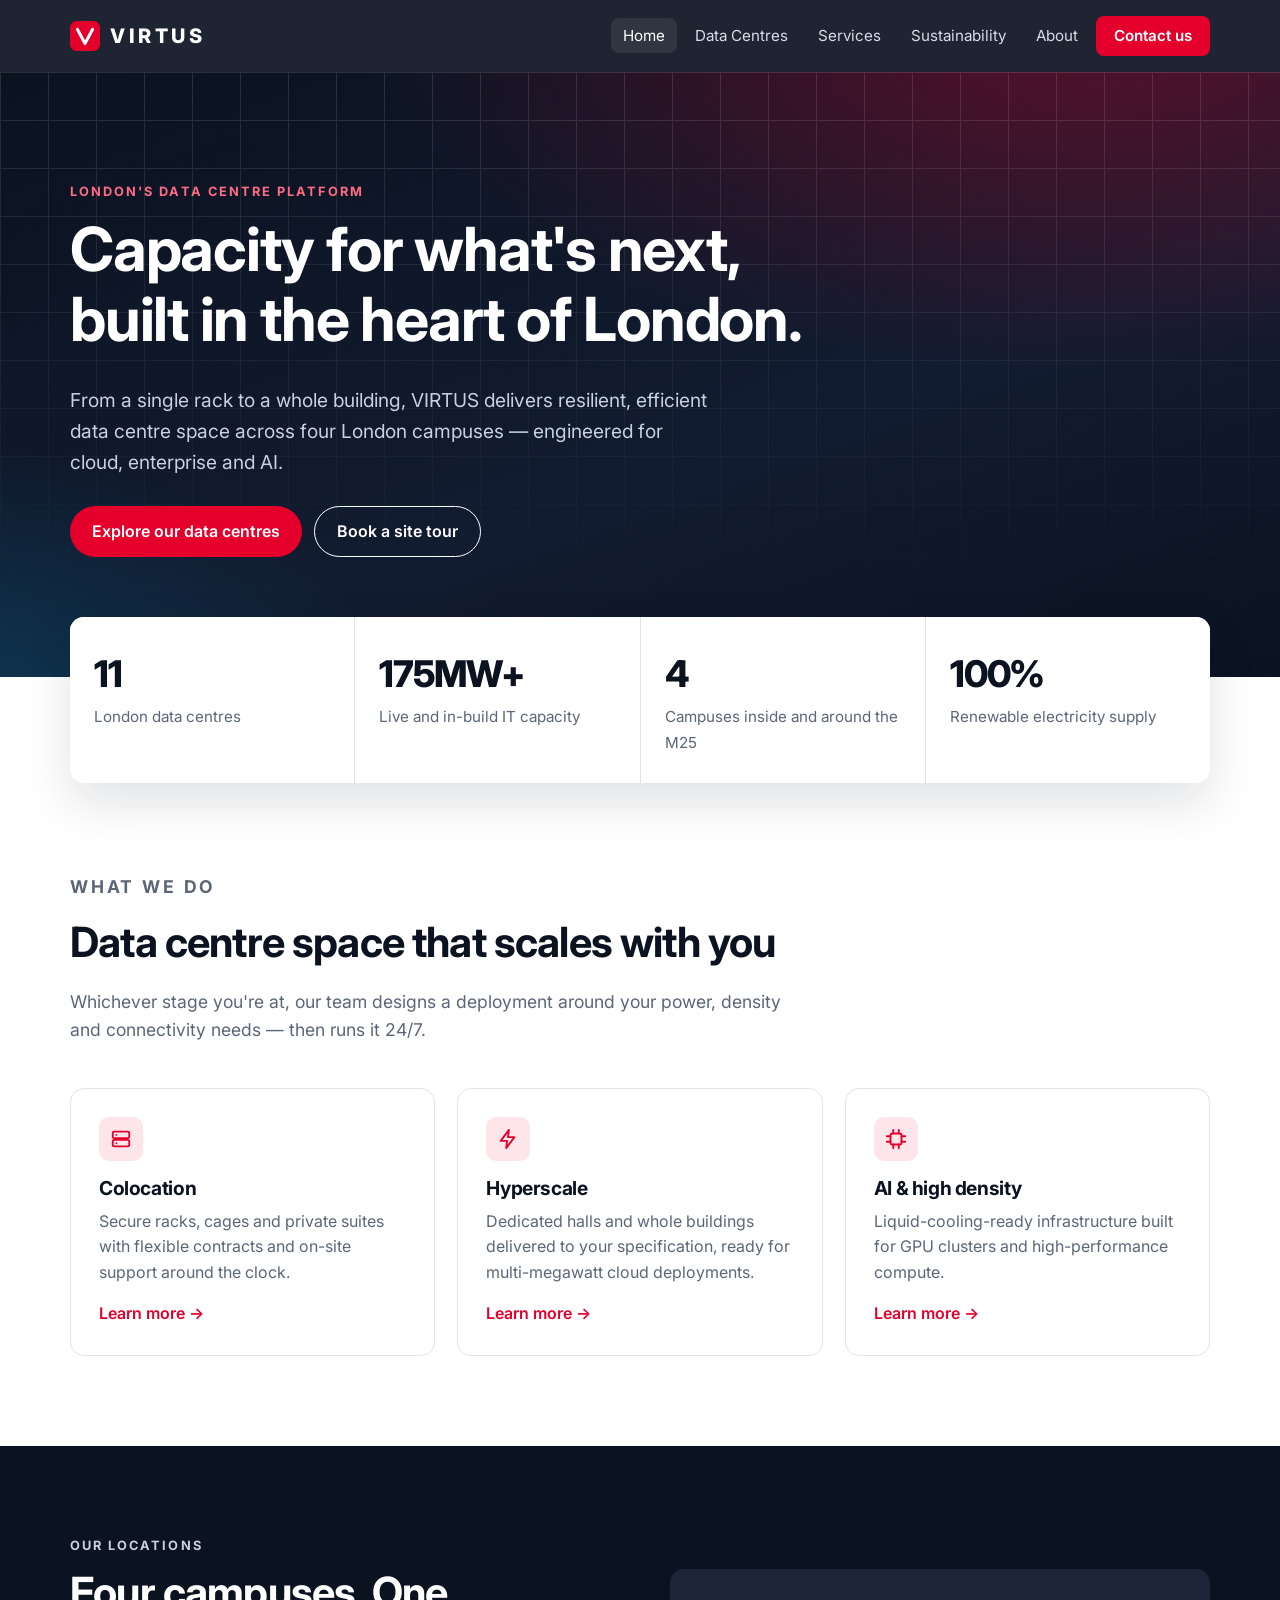
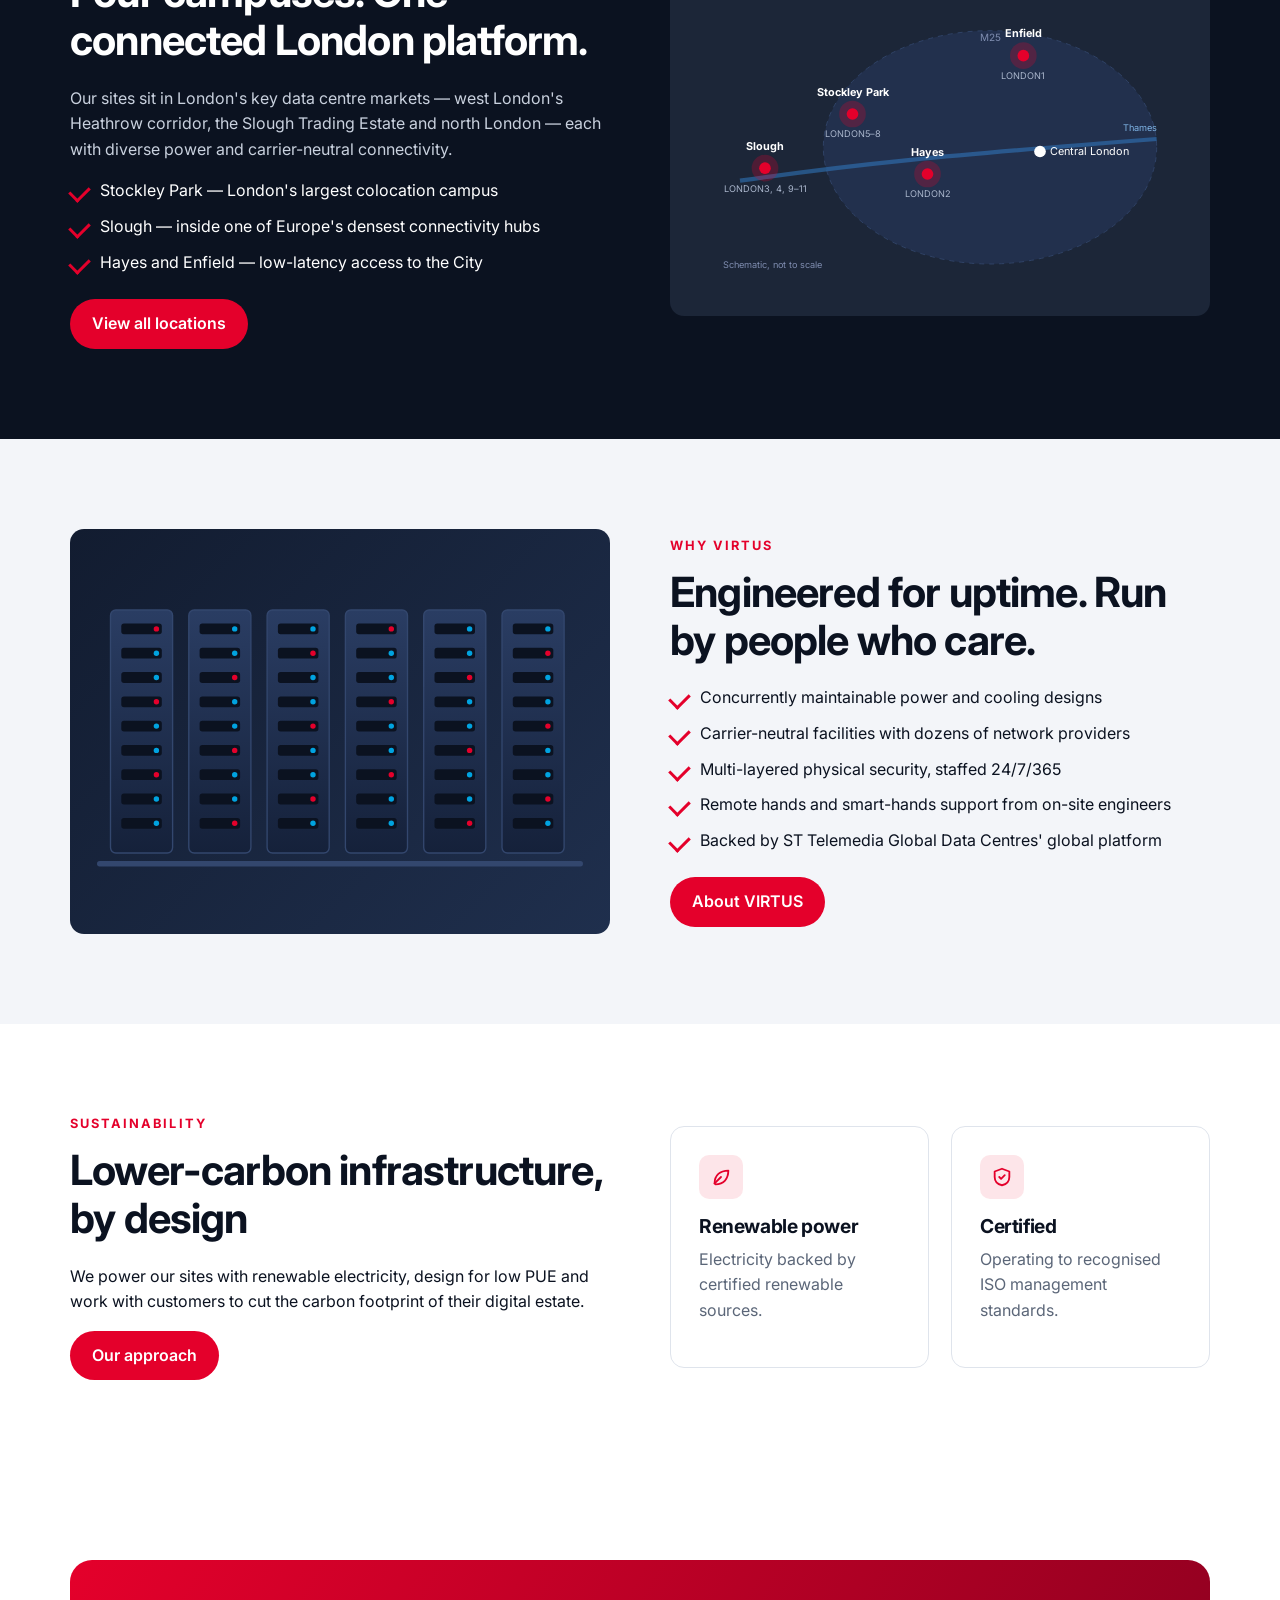
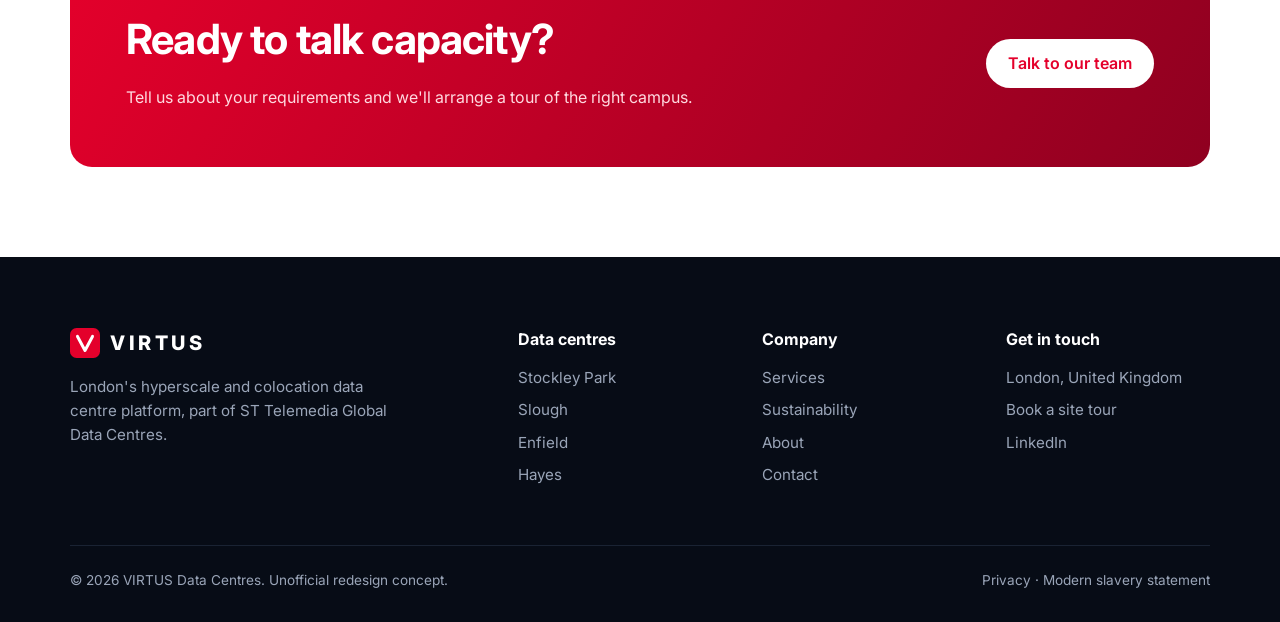
<file: index.html>
<!doctype html>
<html lang="en-GB">
<head>
<meta charset="utf-8">
<meta name="viewport" content="width=device-width, initial-scale=1">
<title>VIRTUS Data Centres | London Hyperscale & Colocation</title>
<meta name="description" content="VIRTUS designs, builds and operates hyperscale and colocation data centres across London, with campuses in Stockley Park, Slough, Hayes and Enfield.">
<meta property="og:title" content="VIRTUS Data Centres | London Hyperscale & Colocation">
<meta property="og:description" content="VIRTUS designs, builds and operates hyperscale and colocation data centres across London, with campuses in Stockley Park, Slough, Hayes and Enfield.">
<meta name="theme-color" content="#0b1220">
<link rel="icon" href="data:image/svg+xml,%3Csvg%20xmlns%3D%22http%3A%2F%2Fwww.w3.org%2F2000%2Fsvg%22%20viewBox%3D%220%200%2032%2032%22%20aria-hidden%3D%22true%22%3E%3Crect%20width%3D%2232%22%20height%3D%2232%22%20rx%3D%227%22%20fill%3D%22%23e4002b%22%2F%3E%3Cpath%20d%3D%22M8%209l8%2015%208-15%22%20fill%3D%22none%22%20stroke%3D%22%23fff%22%20stroke-width%3D%223.2%22%20stroke-linecap%3D%22round%22%20stroke-linejoin%3D%22round%22%2F%3E%3C%2Fsvg%3E">
<link rel="preconnect" href="https://fonts.googleapis.com">
<link rel="preconnect" href="https://fonts.gstatic.com" crossorigin>
<link rel="stylesheet" href="https://fonts.googleapis.com/css2?family=Inter:wght@400;600;700;800&display=swap">
<link rel="stylesheet" href="assets/styles.css">
</head>
<body>
<a class="skip" href="#main">Skip to content</a>
<header class="site-header">
  <div class="container">
    <a class="logo" href="index.html" aria-label="VIRTUS Data Centres home"><svg class="logo-mark" viewBox="0 0 32 32" aria-hidden="true"><rect width="32" height="32" rx="7" fill="#e4002b"/><path d="M8 9l8 15 8-15" fill="none" stroke="#fff" stroke-width="3.2" stroke-linecap="round" stroke-linejoin="round"/></svg><span>VIRTUS</span></a>
    <button class="menu-toggle" aria-expanded="false" aria-controls="site-nav">Menu</button>
    <nav class="nav" id="site-nav" aria-label="Main">
      <ul><li><a href="index.html" aria-current="page">Home</a></li><li><a href="data-centres.html">Data Centres</a></li><li><a href="services.html">Services</a></li><li><a href="sustainability.html">Sustainability</a></li><li><a href="about.html">About</a></li><li><a class="btn" href="contact.html">Contact us</a></li></ul>
    </nav>
  </div>
</header>
<main id="main">

<section class="hero">
  <div class="grid-bg"></div>
  <div class="container">
    <p class="eyebrow">London's data centre platform</p>
    <h1>Capacity for what's next,<br>built in the heart of London.</h1>
    <p class="lead">From a single rack to a whole building, VIRTUS delivers resilient, efficient data centre space across four London campuses — engineered for cloud, enterprise and AI.</p>
    <div class="hero-actions">
      <a class="btn" href="data-centres.html">Explore our data centres</a>
      <a class="btn btn-ghost" href="contact.html">Book a site tour</a>
    </div>
  </div>
</section>
<div class="container">
  <div class="stats reveal">
    <div class="stat"><strong>11</strong><span>London data centres</span></div>
    <div class="stat"><strong>175MW+</strong><span>Live and in-build IT capacity</span></div>
    <div class="stat"><strong>4</strong><span>Campuses inside and around the M25</span></div>
    <div class="stat"><strong>100%</strong><span>Renewable electricity supply</span></div>
  </div>
</div>

<section>
  <div class="container">
    <div class="section-head reveal">
      <p class="eyebrow">What we do</p>
      <h2>Data centre space that scales with you</h2>
      <p>Whichever stage you're at, our team designs a deployment around your power, density and connectivity needs — then runs it 24/7.</p>
    </div>
    <div class="cards">
      <article class="card reveal"><div class="icon"><svg width="22" height="22" viewBox="0 0 24 24" fill="none" stroke="currentColor" stroke-width="2" stroke-linecap="round" stroke-linejoin="round" aria-hidden="true"><rect x="3" y="4" width="18" height="7" rx="1.5"/><rect x="3" y="13" width="18" height="7" rx="1.5"/><path d="M7 7.5h.01M7 16.5h.01"/></svg></div><h3>Colocation</h3><p>Secure racks, cages and private suites with flexible contracts and on-site support around the clock.</p><a class="more" href="services.html#colocation">Learn more →</a></article>
      <article class="card reveal"><div class="icon"><svg width="22" height="22" viewBox="0 0 24 24" fill="none" stroke="currentColor" stroke-width="2" stroke-linecap="round" stroke-linejoin="round" aria-hidden="true"><path d="M13 2L4 14h7l-1 8 9-12h-7z"/></svg></div><h3>Hyperscale</h3><p>Dedicated halls and whole buildings delivered to your specification, ready for multi-megawatt cloud deployments.</p><a class="more" href="services.html#hyperscale">Learn more →</a></article>
      <article class="card reveal"><div class="icon"><svg width="22" height="22" viewBox="0 0 24 24" fill="none" stroke="currentColor" stroke-width="2" stroke-linecap="round" stroke-linejoin="round" aria-hidden="true"><rect x="6" y="6" width="12" height="12" rx="2"/><path d="M9 2v4M15 2v4M9 18v4M15 18v4M2 9h4M2 15h4M18 9h4M18 15h4"/></svg></div><h3>AI &amp; high density</h3><p>Liquid-cooling-ready infrastructure built for GPU clusters and high-performance compute.</p><a class="more" href="services.html#ai">Learn more →</a></article>
    </div>
  </div>
</section>

<section class="section-dark">
  <div class="container split">
    <div class="reveal">
      <p class="eyebrow">Our locations</p>
      <h2>Four campuses. One connected London platform.</h2>
      <p>Our sites sit in London's key data centre markets — west London's Heathrow corridor, the Slough Trading Estate and north London — each with diverse power and carrier-neutral connectivity.</p>
      <ul class="ticks">
        <li>Stockley Park — London's largest colocation campus</li>
        <li>Slough — inside one of Europe's densest connectivity hubs</li>
        <li>Hayes and Enfield — low-latency access to the City</li>
      </ul>
      <a class="btn" href="data-centres.html">View all locations</a>
    </div>
    <div class="map reveal"><svg viewBox="0 0 600 360" role="img" aria-label="Map of VIRTUS campus locations around London">
  <rect width="600" height="360" fill="none"/>
  <ellipse cx="360" cy="190" rx="200" ry="140" fill="#22304d" stroke="#33476e" stroke-dasharray="6 6"/>
  <text x="360" y="62" fill="#7f8db0" font-size="12" text-anchor="middle" font-family="Inter, sans-serif">M25</text>
  <path d="M60 230 C 200 210, 300 200, 560 180" stroke="#2f73b8" stroke-width="5" fill="none" opacity=".6"/>
  <text x="520" y="170" fill="#7fb4e6" font-size="11" font-family="Inter, sans-serif">Thames</text>
  <circle cx="420" cy="195" r="7" fill="#fff"/><text x="432" y="199" fill="#fff" font-size="13" font-family="Inter, sans-serif">Central London</text>
  <g><circle cx="400" cy="80" r="16" fill="#e4002b" opacity=".25"/><circle cx="400" cy="80" r="7" fill="#e4002b"/><text x="400" y="58" fill="#fff" font-size="13" font-weight="700" text-anchor="middle" font-family="Inter, sans-serif">Enfield</text><text x="400" y="108" fill="#aab6cc" font-size="11" text-anchor="middle" font-family="Inter, sans-serif">LONDON1</text></g><g><circle cx="285" cy="222" r="16" fill="#e4002b" opacity=".25"/><circle cx="285" cy="222" r="7" fill="#e4002b"/><text x="285" y="200" fill="#fff" font-size="13" font-weight="700" text-anchor="middle" font-family="Inter, sans-serif">Hayes</text><text x="285" y="250" fill="#aab6cc" font-size="11" text-anchor="middle" font-family="Inter, sans-serif">LONDON2</text></g><g><circle cx="195" cy="150" r="16" fill="#e4002b" opacity=".25"/><circle cx="195" cy="150" r="7" fill="#e4002b"/><text x="195" y="128" fill="#fff" font-size="13" font-weight="700" text-anchor="middle" font-family="Inter, sans-serif">Stockley Park</text><text x="195" y="178" fill="#aab6cc" font-size="11" text-anchor="middle" font-family="Inter, sans-serif">LONDON5–8</text></g><g><circle cx="90" cy="215" r="16" fill="#e4002b" opacity=".25"/><circle cx="90" cy="215" r="7" fill="#e4002b"/><text x="90" y="193" fill="#fff" font-size="13" font-weight="700" text-anchor="middle" font-family="Inter, sans-serif">Slough</text><text x="90" y="243" fill="#aab6cc" font-size="11" text-anchor="middle" font-family="Inter, sans-serif">LONDON3, 4, 9–11</text></g>
  <text x="40" y="335" fill="#7f8db0" font-size="11" font-family="Inter, sans-serif">Schematic, not to scale</text>
</svg></div>
  </div>
</section>

<section class="section-alt">
  <div class="container split">
    <div class="visual reveal"><svg viewBox="0 0 400 300" role="img" aria-label="Illustration of data hall racks">
  <defs><linearGradient id="g" x1="0" x2="0" y1="0" y2="1"><stop offset="0" stop-color="#2a3d63"/><stop offset="1" stop-color="#15213a"/></linearGradient></defs>
  <rect x="30" y="60" width="46" height="180" rx="4" fill="url(#g)" stroke="#33476e"/><rect x="38" y="70" width="30" height="8" rx="2" fill="#0b1220"/><circle cx="64" cy="74" r="2" fill="#e4002b"/><rect x="38" y="88" width="30" height="8" rx="2" fill="#0b1220"/><circle cx="64" cy="92" r="2" fill="#00a3e0"/><rect x="38" y="106" width="30" height="8" rx="2" fill="#0b1220"/><circle cx="64" cy="110" r="2" fill="#00a3e0"/><rect x="38" y="124" width="30" height="8" rx="2" fill="#0b1220"/><circle cx="64" cy="128" r="2" fill="#e4002b"/><rect x="38" y="142" width="30" height="8" rx="2" fill="#0b1220"/><circle cx="64" cy="146" r="2" fill="#00a3e0"/><rect x="38" y="160" width="30" height="8" rx="2" fill="#0b1220"/><circle cx="64" cy="164" r="2" fill="#00a3e0"/><rect x="38" y="178" width="30" height="8" rx="2" fill="#0b1220"/><circle cx="64" cy="182" r="2" fill="#e4002b"/><rect x="38" y="196" width="30" height="8" rx="2" fill="#0b1220"/><circle cx="64" cy="200" r="2" fill="#00a3e0"/><rect x="38" y="214" width="30" height="8" rx="2" fill="#0b1220"/><circle cx="64" cy="218" r="2" fill="#00a3e0"/><rect x="88" y="60" width="46" height="180" rx="4" fill="url(#g)" stroke="#33476e"/><rect x="96" y="70" width="30" height="8" rx="2" fill="#0b1220"/><circle cx="122" cy="74" r="2" fill="#00a3e0"/><rect x="96" y="88" width="30" height="8" rx="2" fill="#0b1220"/><circle cx="122" cy="92" r="2" fill="#00a3e0"/><rect x="96" y="106" width="30" height="8" rx="2" fill="#0b1220"/><circle cx="122" cy="110" r="2" fill="#e4002b"/><rect x="96" y="124" width="30" height="8" rx="2" fill="#0b1220"/><circle cx="122" cy="128" r="2" fill="#00a3e0"/><rect x="96" y="142" width="30" height="8" rx="2" fill="#0b1220"/><circle cx="122" cy="146" r="2" fill="#00a3e0"/><rect x="96" y="160" width="30" height="8" rx="2" fill="#0b1220"/><circle cx="122" cy="164" r="2" fill="#e4002b"/><rect x="96" y="178" width="30" height="8" rx="2" fill="#0b1220"/><circle cx="122" cy="182" r="2" fill="#00a3e0"/><rect x="96" y="196" width="30" height="8" rx="2" fill="#0b1220"/><circle cx="122" cy="200" r="2" fill="#00a3e0"/><rect x="96" y="214" width="30" height="8" rx="2" fill="#0b1220"/><circle cx="122" cy="218" r="2" fill="#e4002b"/><rect x="146" y="60" width="46" height="180" rx="4" fill="url(#g)" stroke="#33476e"/><rect x="154" y="70" width="30" height="8" rx="2" fill="#0b1220"/><circle cx="180" cy="74" r="2" fill="#00a3e0"/><rect x="154" y="88" width="30" height="8" rx="2" fill="#0b1220"/><circle cx="180" cy="92" r="2" fill="#e4002b"/><rect x="154" y="106" width="30" height="8" rx="2" fill="#0b1220"/><circle cx="180" cy="110" r="2" fill="#00a3e0"/><rect x="154" y="124" width="30" height="8" rx="2" fill="#0b1220"/><circle cx="180" cy="128" r="2" fill="#00a3e0"/><rect x="154" y="142" width="30" height="8" rx="2" fill="#0b1220"/><circle cx="180" cy="146" r="2" fill="#e4002b"/><rect x="154" y="160" width="30" height="8" rx="2" fill="#0b1220"/><circle cx="180" cy="164" r="2" fill="#00a3e0"/><rect x="154" y="178" width="30" height="8" rx="2" fill="#0b1220"/><circle cx="180" cy="182" r="2" fill="#00a3e0"/><rect x="154" y="196" width="30" height="8" rx="2" fill="#0b1220"/><circle cx="180" cy="200" r="2" fill="#e4002b"/><rect x="154" y="214" width="30" height="8" rx="2" fill="#0b1220"/><circle cx="180" cy="218" r="2" fill="#00a3e0"/><rect x="204" y="60" width="46" height="180" rx="4" fill="url(#g)" stroke="#33476e"/><rect x="212" y="70" width="30" height="8" rx="2" fill="#0b1220"/><circle cx="238" cy="74" r="2" fill="#e4002b"/><rect x="212" y="88" width="30" height="8" rx="2" fill="#0b1220"/><circle cx="238" cy="92" r="2" fill="#00a3e0"/><rect x="212" y="106" width="30" height="8" rx="2" fill="#0b1220"/><circle cx="238" cy="110" r="2" fill="#00a3e0"/><rect x="212" y="124" width="30" height="8" rx="2" fill="#0b1220"/><circle cx="238" cy="128" r="2" fill="#e4002b"/><rect x="212" y="142" width="30" height="8" rx="2" fill="#0b1220"/><circle cx="238" cy="146" r="2" fill="#00a3e0"/><rect x="212" y="160" width="30" height="8" rx="2" fill="#0b1220"/><circle cx="238" cy="164" r="2" fill="#00a3e0"/><rect x="212" y="178" width="30" height="8" rx="2" fill="#0b1220"/><circle cx="238" cy="182" r="2" fill="#e4002b"/><rect x="212" y="196" width="30" height="8" rx="2" fill="#0b1220"/><circle cx="238" cy="200" r="2" fill="#00a3e0"/><rect x="212" y="214" width="30" height="8" rx="2" fill="#0b1220"/><circle cx="238" cy="218" r="2" fill="#00a3e0"/><rect x="262" y="60" width="46" height="180" rx="4" fill="url(#g)" stroke="#33476e"/><rect x="270" y="70" width="30" height="8" rx="2" fill="#0b1220"/><circle cx="296" cy="74" r="2" fill="#00a3e0"/><rect x="270" y="88" width="30" height="8" rx="2" fill="#0b1220"/><circle cx="296" cy="92" r="2" fill="#00a3e0"/><rect x="270" y="106" width="30" height="8" rx="2" fill="#0b1220"/><circle cx="296" cy="110" r="2" fill="#e4002b"/><rect x="270" y="124" width="30" height="8" rx="2" fill="#0b1220"/><circle cx="296" cy="128" r="2" fill="#00a3e0"/><rect x="270" y="142" width="30" height="8" rx="2" fill="#0b1220"/><circle cx="296" cy="146" r="2" fill="#00a3e0"/><rect x="270" y="160" width="30" height="8" rx="2" fill="#0b1220"/><circle cx="296" cy="164" r="2" fill="#e4002b"/><rect x="270" y="178" width="30" height="8" rx="2" fill="#0b1220"/><circle cx="296" cy="182" r="2" fill="#00a3e0"/><rect x="270" y="196" width="30" height="8" rx="2" fill="#0b1220"/><circle cx="296" cy="200" r="2" fill="#00a3e0"/><rect x="270" y="214" width="30" height="8" rx="2" fill="#0b1220"/><circle cx="296" cy="218" r="2" fill="#e4002b"/><rect x="320" y="60" width="46" height="180" rx="4" fill="url(#g)" stroke="#33476e"/><rect x="328" y="70" width="30" height="8" rx="2" fill="#0b1220"/><circle cx="354" cy="74" r="2" fill="#00a3e0"/><rect x="328" y="88" width="30" height="8" rx="2" fill="#0b1220"/><circle cx="354" cy="92" r="2" fill="#e4002b"/><rect x="328" y="106" width="30" height="8" rx="2" fill="#0b1220"/><circle cx="354" cy="110" r="2" fill="#00a3e0"/><rect x="328" y="124" width="30" height="8" rx="2" fill="#0b1220"/><circle cx="354" cy="128" r="2" fill="#00a3e0"/><rect x="328" y="142" width="30" height="8" rx="2" fill="#0b1220"/><circle cx="354" cy="146" r="2" fill="#e4002b"/><rect x="328" y="160" width="30" height="8" rx="2" fill="#0b1220"/><circle cx="354" cy="164" r="2" fill="#00a3e0"/><rect x="328" y="178" width="30" height="8" rx="2" fill="#0b1220"/><circle cx="354" cy="182" r="2" fill="#00a3e0"/><rect x="328" y="196" width="30" height="8" rx="2" fill="#0b1220"/><circle cx="354" cy="200" r="2" fill="#e4002b"/><rect x="328" y="214" width="30" height="8" rx="2" fill="#0b1220"/><circle cx="354" cy="218" r="2" fill="#00a3e0"/>
  <rect x="20" y="246" width="360" height="4" rx="2" fill="#33476e"/>
</svg></div>
    <div class="reveal">
      <p class="eyebrow">Why VIRTUS</p>
      <h2>Engineered for uptime. Run by people who care.</h2>
      <ul class="ticks">
        <li>Concurrently maintainable power and cooling designs</li>
        <li>Carrier-neutral facilities with dozens of network providers</li>
        <li>Multi-layered physical security, staffed 24/7/365</li>
        <li>Remote hands and smart-hands support from on-site engineers</li>
        <li>Backed by ST Telemedia Global Data Centres' global platform</li>
      </ul>
      <a class="btn" href="about.html">About VIRTUS</a>
    </div>
  </div>
</section>

<section>
  <div class="container split">
    <div class="reveal">
      <p class="eyebrow">Sustainability</p>
      <h2>Lower-carbon infrastructure, by design</h2>
      <p>We power our sites with renewable electricity, design for low PUE and work with customers to cut the carbon footprint of their digital estate.</p>
      <a class="btn" href="sustainability.html">Our approach</a>
    </div>
    <div class="cards" style="grid-template-columns:1fr 1fr">
      <article class="card reveal"><div class="icon"><svg width="22" height="22" viewBox="0 0 24 24" fill="none" stroke="currentColor" stroke-width="2" stroke-linecap="round" stroke-linejoin="round" aria-hidden="true"><path d="M5 19c0-9 6-14 15-14 0 9-5 15-14 15"/><path d="M5 19l7-7"/></svg></div><h3>Renewable power</h3><p>Electricity backed by certified renewable sources.</p></article>
      <article class="card reveal"><div class="icon"><svg width="22" height="22" viewBox="0 0 24 24" fill="none" stroke="currentColor" stroke-width="2" stroke-linecap="round" stroke-linejoin="round" aria-hidden="true"><path d="M12 3l8 3v6c0 5-3.5 8-8 9-4.5-1-8-4-8-9V6z"/><path d="M9 12l2 2 4-4"/></svg></div><h3>Certified</h3><p>Operating to recognised ISO management standards.</p></article>
    </div>
  </div>
</section>

<section>
  <div class="container">
    <div class="cta reveal">
      <div>
        <h2>Ready to talk capacity?</h2>
        <p>Tell us about your requirements and we'll arrange a tour of the right campus.</p>
      </div>
      <a class="btn" href="contact.html">Talk to our team</a>
    </div>
  </div>
</section>

</main>
<footer class="site-footer">
  <div class="container">
    <div class="footer-grid">
      <div>
        <a class="logo" href="index.html" style="color:#fff"><svg class="logo-mark" viewBox="0 0 32 32" aria-hidden="true"><rect width="32" height="32" rx="7" fill="#e4002b"/><path d="M8 9l8 15 8-15" fill="none" stroke="#fff" stroke-width="3.2" stroke-linecap="round" stroke-linejoin="round"/></svg><span>VIRTUS</span></a>
        <p style="margin-top:16px;max-width:340px">London's hyperscale and colocation data centre platform, part of ST Telemedia Global Data Centres.</p>
      </div>
      <div>
        <h4>Data centres</h4>
        <ul>
          <li><a href="data-centres.html#stockley-park">Stockley Park</a></li>
          <li><a href="data-centres.html#slough">Slough</a></li>
          <li><a href="data-centres.html#enfield">Enfield</a></li>
          <li><a href="data-centres.html#hayes">Hayes</a></li>
        </ul>
      </div>
      <div>
        <h4>Company</h4>
        <ul>
          <li><a href="services.html">Services</a></li>
          <li><a href="sustainability.html">Sustainability</a></li>
          <li><a href="about.html">About</a></li>
          <li><a href="contact.html">Contact</a></li>
        </ul>
      </div>
      <div>
        <h4>Get in touch</h4>
        <ul>
          <li>London, United Kingdom</li>
          <li><a href="contact.html">Book a site tour</a></li>
          <li><a href="https://www.linkedin.com/company/virtus-data-centres/" rel="noopener">LinkedIn</a></li>
        </ul>
      </div>
    </div>
    <div class="footer-bottom">
      <span>&copy; <span id="year">2026</span> VIRTUS Data Centres. Unofficial redesign concept.</span>
      <span><a href="about.html">Privacy</a> · <a href="about.html">Modern slavery statement</a></span>
    </div>
  </div>
</footer>
<script src="assets/campuses.js"></script>
<script src="assets/main.js"></script>
</body>
</html>
</file>
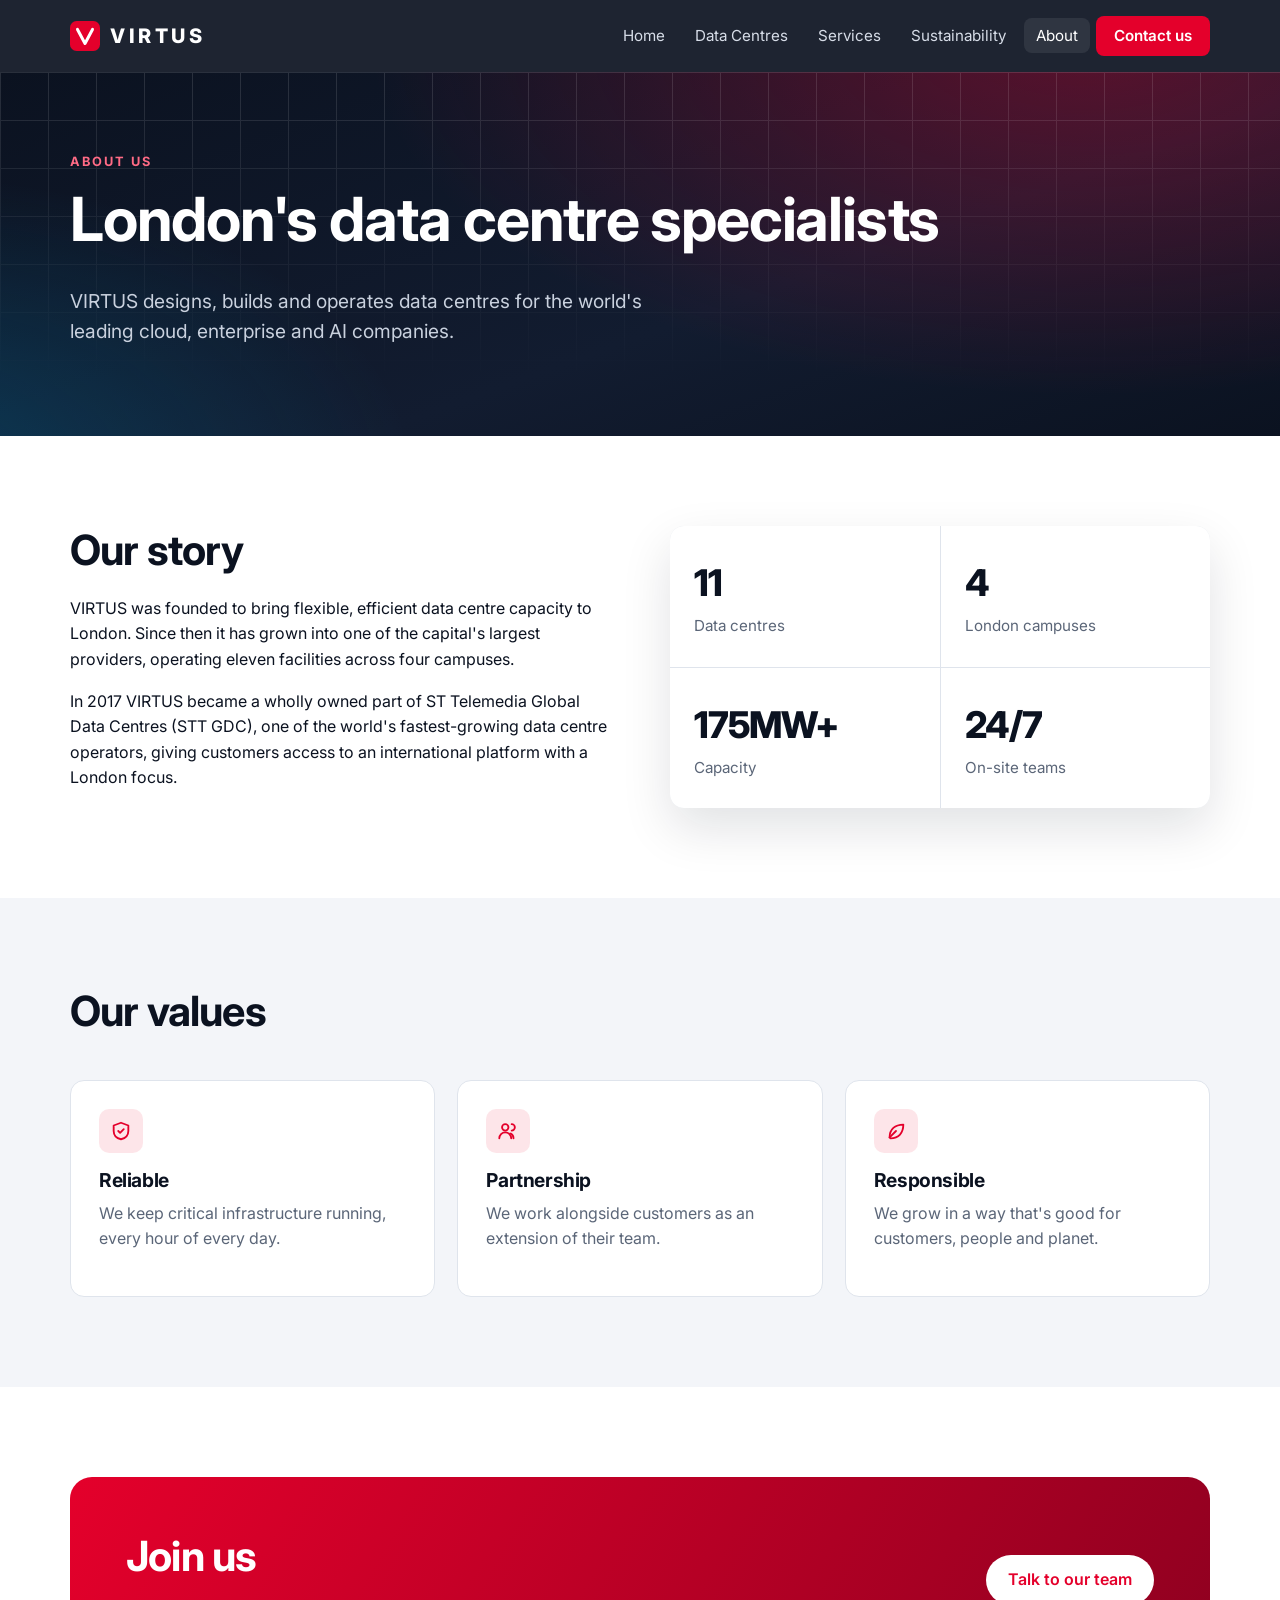
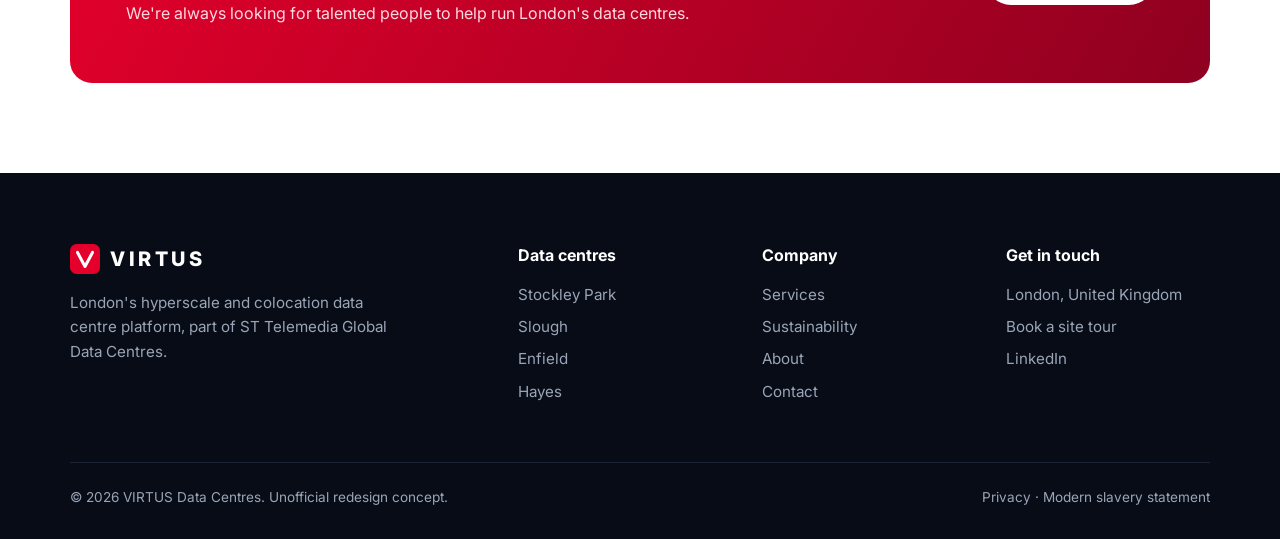
<file: about.html>
<!doctype html>
<html lang="en-GB">
<head>
<meta charset="utf-8">
<meta name="viewport" content="width=device-width, initial-scale=1">
<title>About | VIRTUS Data Centres</title>
<meta name="description" content="VIRTUS is a London data centre provider and part of ST Telemedia Global Data Centres.">
<meta property="og:title" content="About | VIRTUS Data Centres">
<meta property="og:description" content="VIRTUS is a London data centre provider and part of ST Telemedia Global Data Centres.">
<meta name="theme-color" content="#0b1220">
<link rel="icon" href="data:image/svg+xml,%3Csvg%20xmlns%3D%22http%3A%2F%2Fwww.w3.org%2F2000%2Fsvg%22%20viewBox%3D%220%200%2032%2032%22%20aria-hidden%3D%22true%22%3E%3Crect%20width%3D%2232%22%20height%3D%2232%22%20rx%3D%227%22%20fill%3D%22%23e4002b%22%2F%3E%3Cpath%20d%3D%22M8%209l8%2015%208-15%22%20fill%3D%22none%22%20stroke%3D%22%23fff%22%20stroke-width%3D%223.2%22%20stroke-linecap%3D%22round%22%20stroke-linejoin%3D%22round%22%2F%3E%3C%2Fsvg%3E">
<link rel="preconnect" href="https://fonts.googleapis.com">
<link rel="preconnect" href="https://fonts.gstatic.com" crossorigin>
<link rel="stylesheet" href="https://fonts.googleapis.com/css2?family=Inter:wght@400;600;700;800&display=swap">
<link rel="stylesheet" href="assets/styles.css">
</head>
<body>
<a class="skip" href="#main">Skip to content</a>
<header class="site-header">
  <div class="container">
    <a class="logo" href="index.html" aria-label="VIRTUS Data Centres home"><svg class="logo-mark" viewBox="0 0 32 32" aria-hidden="true"><rect width="32" height="32" rx="7" fill="#e4002b"/><path d="M8 9l8 15 8-15" fill="none" stroke="#fff" stroke-width="3.2" stroke-linecap="round" stroke-linejoin="round"/></svg><span>VIRTUS</span></a>
    <button class="menu-toggle" aria-expanded="false" aria-controls="site-nav">Menu</button>
    <nav class="nav" id="site-nav" aria-label="Main">
      <ul><li><a href="index.html">Home</a></li><li><a href="data-centres.html">Data Centres</a></li><li><a href="services.html">Services</a></li><li><a href="sustainability.html">Sustainability</a></li><li><a href="about.html" aria-current="page">About</a></li><li><a class="btn" href="contact.html">Contact us</a></li></ul>
    </nav>
  </div>
</header>
<main id="main">


<section class="hero page-hero">
  <div class="grid-bg"></div>
  <div class="container">
    <p class="eyebrow">About us</p>
    <h1>London's data centre specialists</h1>
    <p class="lead">VIRTUS designs, builds and operates data centres for the world's leading cloud, enterprise and AI companies.</p>
  </div>
</section>
<section>
  <div class="container split">
    <div class="reveal">
      <h2>Our story</h2>
      <p>VIRTUS was founded to bring flexible, efficient data centre capacity to London. Since then it has grown into one of the capital's largest providers, operating eleven facilities across four campuses.</p>
      <p>In 2017 VIRTUS became a wholly owned part of ST Telemedia Global Data Centres (STT GDC), one of the world's fastest-growing data centre operators, giving customers access to an international platform with a London focus.</p>
    </div>
    <div class="stats" style="margin-top:0;grid-template-columns:1fr 1fr">
      <div class="stat"><strong>11</strong><span>Data centres</span></div>
      <div class="stat"><strong>4</strong><span>London campuses</span></div>
      <div class="stat"><strong>175MW+</strong><span>Capacity</span></div>
      <div class="stat"><strong>24/7</strong><span>On-site teams</span></div>
    </div>
  </div>
</section>
<section class="section-alt">
  <div class="container">
    <div class="section-head reveal"><h2>Our values</h2></div>
    <div class="cards">
      <article class="card reveal"><div class="icon"><svg width="22" height="22" viewBox="0 0 24 24" fill="none" stroke="currentColor" stroke-width="2" stroke-linecap="round" stroke-linejoin="round" aria-hidden="true"><path d="M12 3l8 3v6c0 5-3.5 8-8 9-4.5-1-8-4-8-9V6z"/><path d="M9 12l2 2 4-4"/></svg></div><h3>Reliable</h3><p>We keep critical infrastructure running, every hour of every day.</p></article>
      <article class="card reveal"><div class="icon"><svg width="22" height="22" viewBox="0 0 24 24" fill="none" stroke="currentColor" stroke-width="2" stroke-linecap="round" stroke-linejoin="round" aria-hidden="true"><circle cx="9" cy="8" r="3.5"/><path d="M2.5 20a6.5 6.5 0 0113 0"/><path d="M16 4.5a3.5 3.5 0 010 7M18 20a6 6 0 00-3-5.2"/></svg></div><h3>Partnership</h3><p>We work alongside customers as an extension of their team.</p></article>
      <article class="card reveal"><div class="icon"><svg width="22" height="22" viewBox="0 0 24 24" fill="none" stroke="currentColor" stroke-width="2" stroke-linecap="round" stroke-linejoin="round" aria-hidden="true"><path d="M5 19c0-9 6-14 15-14 0 9-5 15-14 15"/><path d="M5 19l7-7"/></svg></div><h3>Responsible</h3><p>We grow in a way that's good for customers, people and planet.</p></article>
    </div>
  </div>
</section>

<section>
  <div class="container">
    <div class="cta reveal">
      <div>
        <h2>Join us</h2>
        <p>We're always looking for talented people to help run London's data centres.</p>
      </div>
      <a class="btn" href="contact.html">Talk to our team</a>
    </div>
  </div>
</section>

</main>
<footer class="site-footer">
  <div class="container">
    <div class="footer-grid">
      <div>
        <a class="logo" href="index.html" style="color:#fff"><svg class="logo-mark" viewBox="0 0 32 32" aria-hidden="true"><rect width="32" height="32" rx="7" fill="#e4002b"/><path d="M8 9l8 15 8-15" fill="none" stroke="#fff" stroke-width="3.2" stroke-linecap="round" stroke-linejoin="round"/></svg><span>VIRTUS</span></a>
        <p style="margin-top:16px;max-width:340px">London's hyperscale and colocation data centre platform, part of ST Telemedia Global Data Centres.</p>
      </div>
      <div>
        <h4>Data centres</h4>
        <ul>
          <li><a href="data-centres.html#stockley-park">Stockley Park</a></li>
          <li><a href="data-centres.html#slough">Slough</a></li>
          <li><a href="data-centres.html#enfield">Enfield</a></li>
          <li><a href="data-centres.html#hayes">Hayes</a></li>
        </ul>
      </div>
      <div>
        <h4>Company</h4>
        <ul>
          <li><a href="services.html">Services</a></li>
          <li><a href="sustainability.html">Sustainability</a></li>
          <li><a href="about.html">About</a></li>
          <li><a href="contact.html">Contact</a></li>
        </ul>
      </div>
      <div>
        <h4>Get in touch</h4>
        <ul>
          <li>London, United Kingdom</li>
          <li><a href="contact.html">Book a site tour</a></li>
          <li><a href="https://www.linkedin.com/company/virtus-data-centres/" rel="noopener">LinkedIn</a></li>
        </ul>
      </div>
    </div>
    <div class="footer-bottom">
      <span>&copy; <span id="year">2026</span> VIRTUS Data Centres. Unofficial redesign concept.</span>
      <span><a href="about.html">Privacy</a> · <a href="about.html">Modern slavery statement</a></span>
    </div>
  </div>
</footer>
<script src="assets/campuses.js"></script>
<script src="assets/main.js"></script>
</body>
</html>
</file>
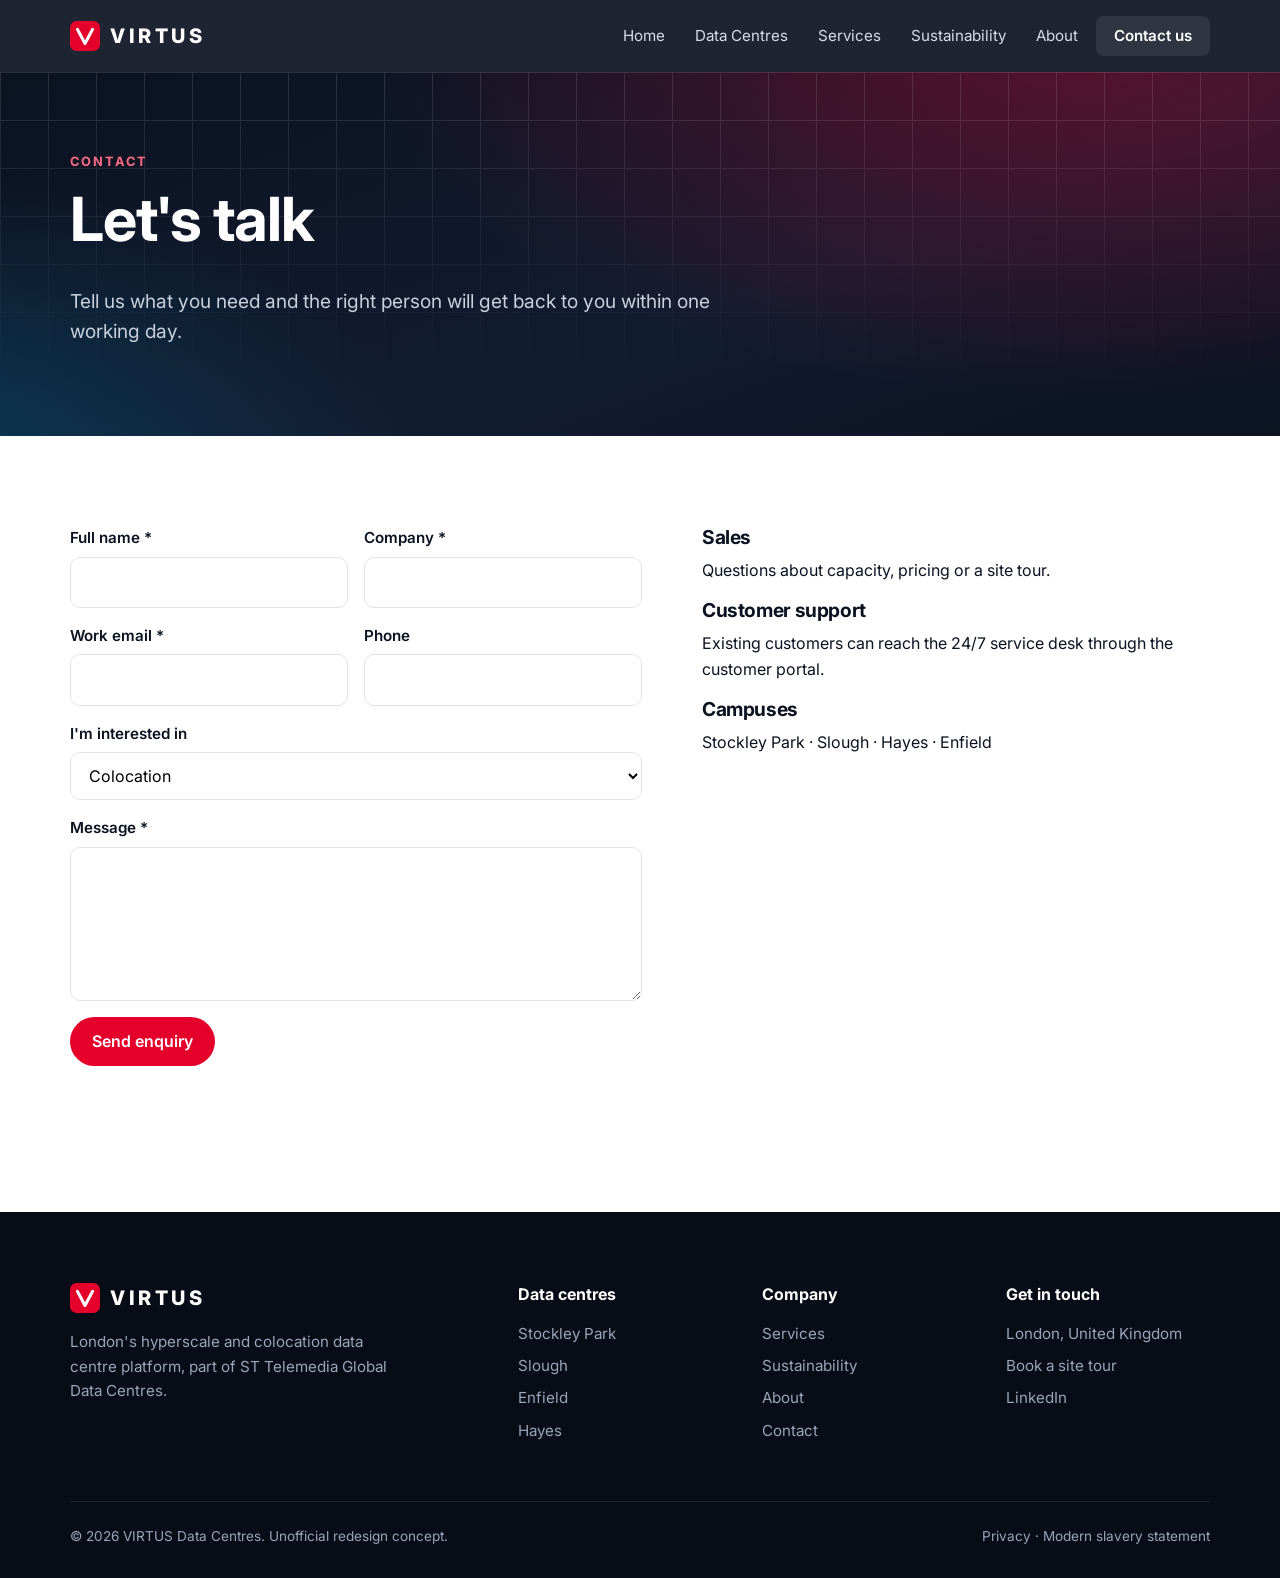
<file: contact.html>
<!doctype html>
<html lang="en-GB">
<head>
<meta charset="utf-8">
<meta name="viewport" content="width=device-width, initial-scale=1">
<title>Contact | VIRTUS Data Centres</title>
<meta name="description" content="Contact the VIRTUS team about data centre capacity in London or book a site tour.">
<meta property="og:title" content="Contact | VIRTUS Data Centres">
<meta property="og:description" content="Contact the VIRTUS team about data centre capacity in London or book a site tour.">
<meta name="theme-color" content="#0b1220">
<link rel="icon" href="data:image/svg+xml,%3Csvg%20xmlns%3D%22http%3A%2F%2Fwww.w3.org%2F2000%2Fsvg%22%20viewBox%3D%220%200%2032%2032%22%20aria-hidden%3D%22true%22%3E%3Crect%20width%3D%2232%22%20height%3D%2232%22%20rx%3D%227%22%20fill%3D%22%23e4002b%22%2F%3E%3Cpath%20d%3D%22M8%209l8%2015%208-15%22%20fill%3D%22none%22%20stroke%3D%22%23fff%22%20stroke-width%3D%223.2%22%20stroke-linecap%3D%22round%22%20stroke-linejoin%3D%22round%22%2F%3E%3C%2Fsvg%3E">
<link rel="preconnect" href="https://fonts.googleapis.com">
<link rel="preconnect" href="https://fonts.gstatic.com" crossorigin>
<link rel="stylesheet" href="https://fonts.googleapis.com/css2?family=Inter:wght@400;600;700;800&display=swap">
<link rel="stylesheet" href="assets/styles.css">
</head>
<body>
<a class="skip" href="#main">Skip to content</a>
<header class="site-header">
  <div class="container">
    <a class="logo" href="index.html" aria-label="VIRTUS Data Centres home"><svg class="logo-mark" viewBox="0 0 32 32" aria-hidden="true"><rect width="32" height="32" rx="7" fill="#e4002b"/><path d="M8 9l8 15 8-15" fill="none" stroke="#fff" stroke-width="3.2" stroke-linecap="round" stroke-linejoin="round"/></svg><span>VIRTUS</span></a>
    <button class="menu-toggle" aria-expanded="false" aria-controls="site-nav">Menu</button>
    <nav class="nav" id="site-nav" aria-label="Main">
      <ul><li><a href="index.html">Home</a></li><li><a href="data-centres.html">Data Centres</a></li><li><a href="services.html">Services</a></li><li><a href="sustainability.html">Sustainability</a></li><li><a href="about.html">About</a></li><li><a class="btn" href="contact.html" aria-current="page">Contact us</a></li></ul>
    </nav>
  </div>
</header>
<main id="main">


<section class="hero page-hero">
  <div class="grid-bg"></div>
  <div class="container">
    <p class="eyebrow">Contact</p>
    <h1>Let's talk</h1>
    <p class="lead">Tell us what you need and the right person will get back to you within one working day.</p>
  </div>
</section>
<section>
  <div class="container split" style="align-items:start">
    <form class="contact reveal" novalidate>
      <div class="form-row">
        <div class="field"><label for="name">Full name *</label><input id="name" name="name" autocomplete="name" required></div>
        <div class="field"><label for="company">Company *</label><input id="company" name="company" autocomplete="organization" required></div>
      </div>
      <div class="form-row">
        <div class="field"><label for="email">Work email *</label><input id="email" name="email" type="email" autocomplete="email" required></div>
        <div class="field"><label for="phone">Phone</label><input id="phone" name="phone" type="tel" autocomplete="tel"></div>
      </div>
      <div class="field"><label for="interest">I'm interested in</label>
        <select id="interest" name="interest"><option>Colocation</option><option>Hyperscale</option><option>AI &amp; high density</option><option>A site tour</option><option>Something else</option></select>
      </div>
      <div class="field"><label for="message">Message *</label><textarea id="message" name="message" rows="5" required></textarea></div>
      <div><button class="btn" type="submit">Send enquiry</button></div>
      <p class="form-status" role="status"></p>
    </form>
    <div class="reveal">
      <h3>Sales</h3><p>Questions about capacity, pricing or a site tour.</p>
      <h3>Customer support</h3><p>Existing customers can reach the 24/7 service desk through the customer portal.</p>
      <h3>Campuses</h3><p>Stockley Park · Slough · Hayes · Enfield</p>
    </div>
  </div>
</section>

</main>
<footer class="site-footer">
  <div class="container">
    <div class="footer-grid">
      <div>
        <a class="logo" href="index.html" style="color:#fff"><svg class="logo-mark" viewBox="0 0 32 32" aria-hidden="true"><rect width="32" height="32" rx="7" fill="#e4002b"/><path d="M8 9l8 15 8-15" fill="none" stroke="#fff" stroke-width="3.2" stroke-linecap="round" stroke-linejoin="round"/></svg><span>VIRTUS</span></a>
        <p style="margin-top:16px;max-width:340px">London's hyperscale and colocation data centre platform, part of ST Telemedia Global Data Centres.</p>
      </div>
      <div>
        <h4>Data centres</h4>
        <ul>
          <li><a href="data-centres.html#stockley-park">Stockley Park</a></li>
          <li><a href="data-centres.html#slough">Slough</a></li>
          <li><a href="data-centres.html#enfield">Enfield</a></li>
          <li><a href="data-centres.html#hayes">Hayes</a></li>
        </ul>
      </div>
      <div>
        <h4>Company</h4>
        <ul>
          <li><a href="services.html">Services</a></li>
          <li><a href="sustainability.html">Sustainability</a></li>
          <li><a href="about.html">About</a></li>
          <li><a href="contact.html">Contact</a></li>
        </ul>
      </div>
      <div>
        <h4>Get in touch</h4>
        <ul>
          <li>London, United Kingdom</li>
          <li><a href="contact.html">Book a site tour</a></li>
          <li><a href="https://www.linkedin.com/company/virtus-data-centres/" rel="noopener">LinkedIn</a></li>
        </ul>
      </div>
    </div>
    <div class="footer-bottom">
      <span>&copy; <span id="year">2026</span> VIRTUS Data Centres. Unofficial redesign concept.</span>
      <span><a href="about.html">Privacy</a> · <a href="about.html">Modern slavery statement</a></span>
    </div>
  </div>
</footer>
<script src="assets/campuses.js"></script>
<script src="assets/main.js"></script>
</body>
</html>
</file>
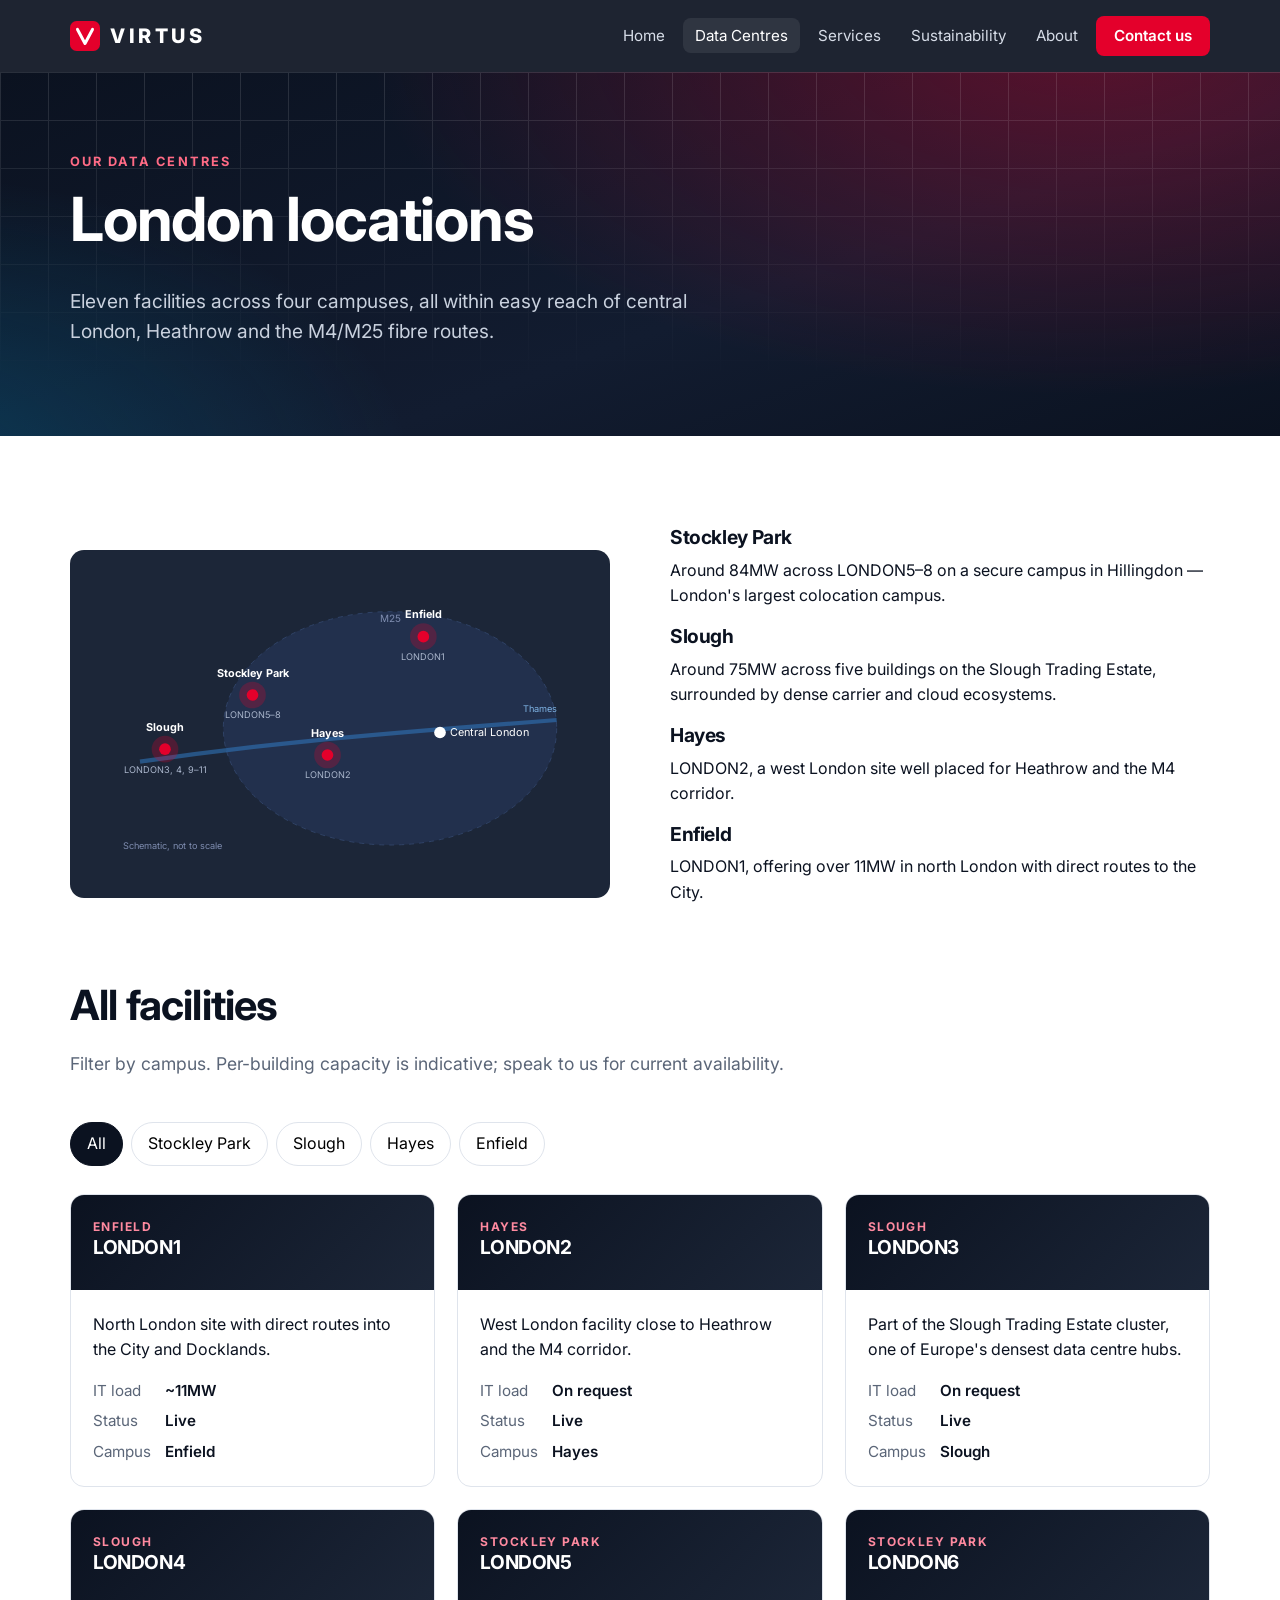
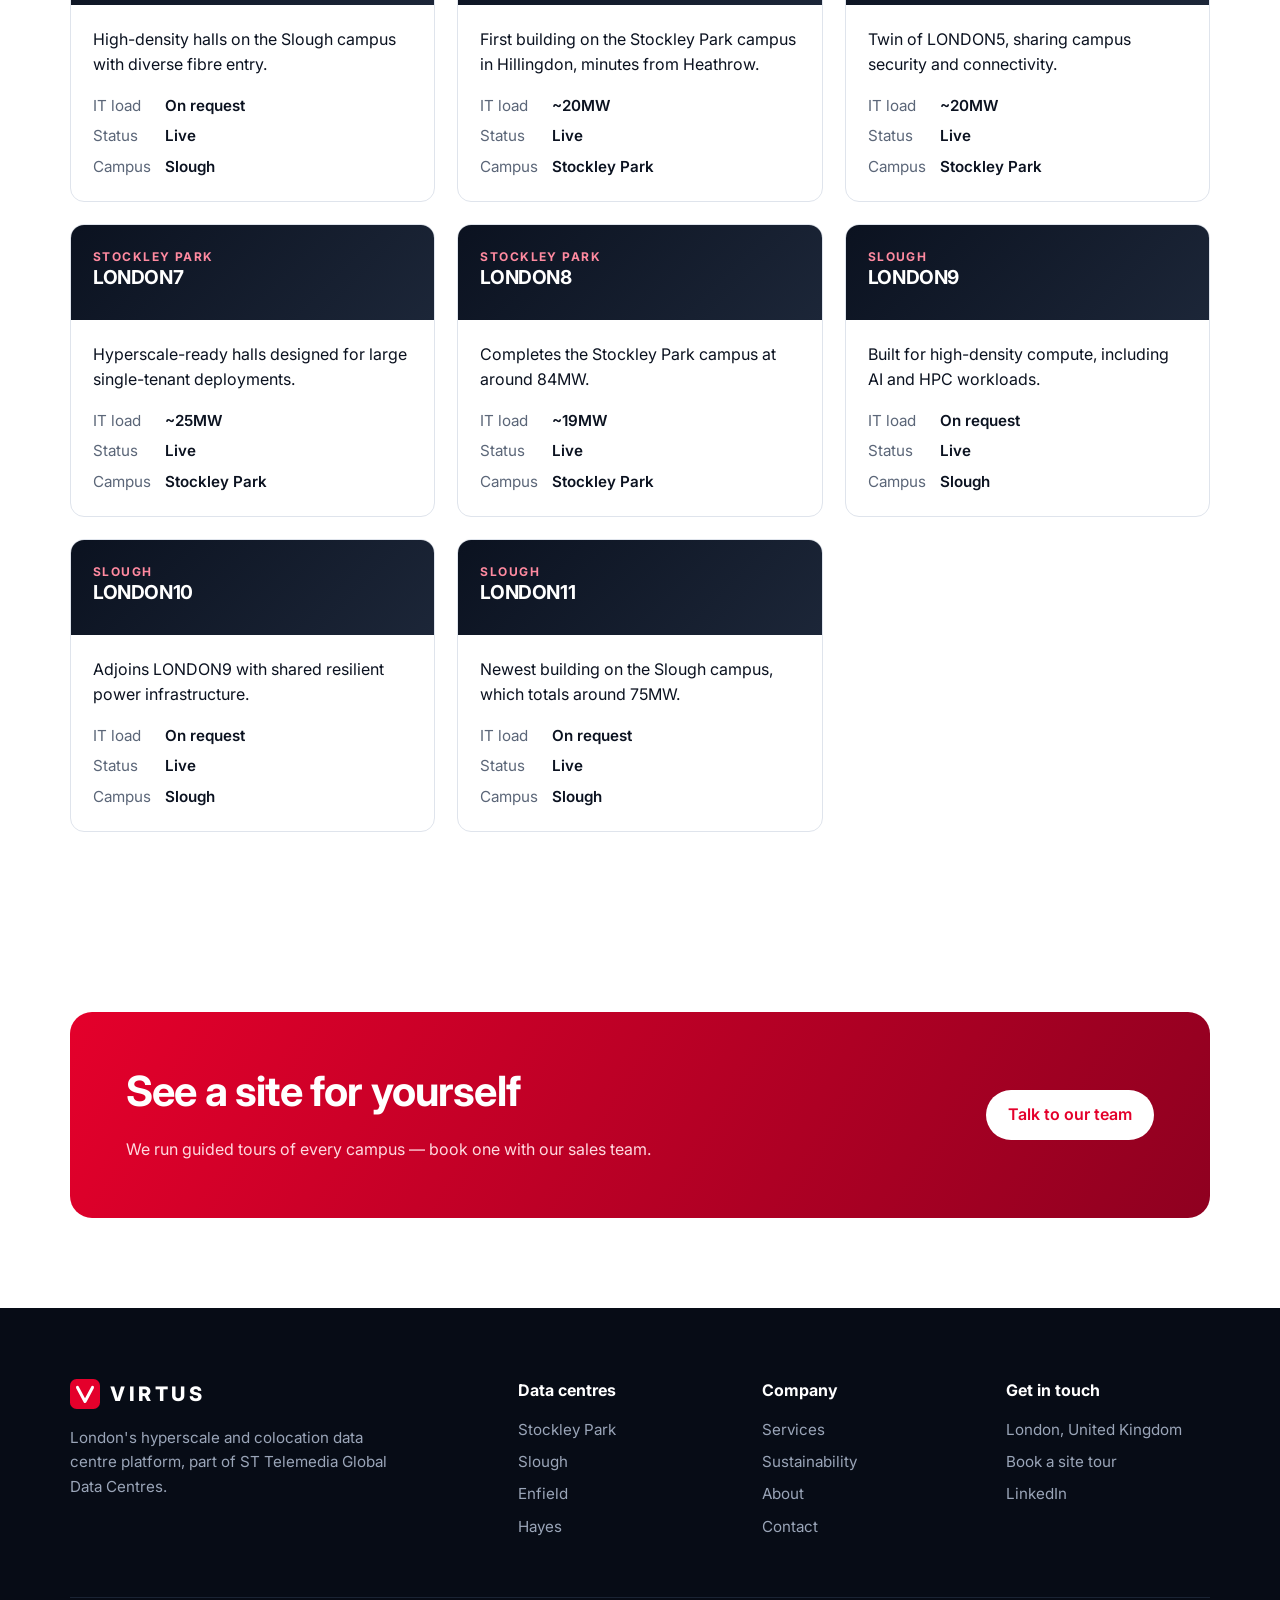
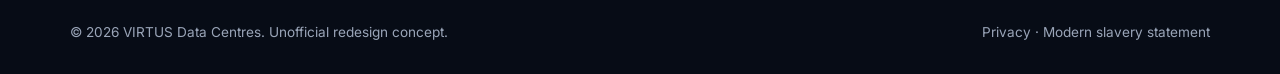
<file: data-centres.html>
<!doctype html>
<html lang="en-GB">
<head>
<meta charset="utf-8">
<meta name="viewport" content="width=device-width, initial-scale=1">
<title>Data Centres | VIRTUS London Campuses</title>
<meta name="description" content="Explore VIRTUS data centres across Stockley Park, Slough, Hayes and Enfield in London.">
<meta property="og:title" content="Data Centres | VIRTUS London Campuses">
<meta property="og:description" content="Explore VIRTUS data centres across Stockley Park, Slough, Hayes and Enfield in London.">
<meta name="theme-color" content="#0b1220">
<link rel="icon" href="data:image/svg+xml,%3Csvg%20xmlns%3D%22http%3A%2F%2Fwww.w3.org%2F2000%2Fsvg%22%20viewBox%3D%220%200%2032%2032%22%20aria-hidden%3D%22true%22%3E%3Crect%20width%3D%2232%22%20height%3D%2232%22%20rx%3D%227%22%20fill%3D%22%23e4002b%22%2F%3E%3Cpath%20d%3D%22M8%209l8%2015%208-15%22%20fill%3D%22none%22%20stroke%3D%22%23fff%22%20stroke-width%3D%223.2%22%20stroke-linecap%3D%22round%22%20stroke-linejoin%3D%22round%22%2F%3E%3C%2Fsvg%3E">
<link rel="preconnect" href="https://fonts.googleapis.com">
<link rel="preconnect" href="https://fonts.gstatic.com" crossorigin>
<link rel="stylesheet" href="https://fonts.googleapis.com/css2?family=Inter:wght@400;600;700;800&display=swap">
<link rel="stylesheet" href="assets/styles.css">
</head>
<body>
<a class="skip" href="#main">Skip to content</a>
<header class="site-header">
  <div class="container">
    <a class="logo" href="index.html" aria-label="VIRTUS Data Centres home"><svg class="logo-mark" viewBox="0 0 32 32" aria-hidden="true"><rect width="32" height="32" rx="7" fill="#e4002b"/><path d="M8 9l8 15 8-15" fill="none" stroke="#fff" stroke-width="3.2" stroke-linecap="round" stroke-linejoin="round"/></svg><span>VIRTUS</span></a>
    <button class="menu-toggle" aria-expanded="false" aria-controls="site-nav">Menu</button>
    <nav class="nav" id="site-nav" aria-label="Main">
      <ul><li><a href="index.html">Home</a></li><li><a href="data-centres.html" aria-current="page">Data Centres</a></li><li><a href="services.html">Services</a></li><li><a href="sustainability.html">Sustainability</a></li><li><a href="about.html">About</a></li><li><a class="btn" href="contact.html">Contact us</a></li></ul>
    </nav>
  </div>
</header>
<main id="main">


<section class="hero page-hero">
  <div class="grid-bg"></div>
  <div class="container">
    <p class="eyebrow">Our data centres</p>
    <h1>London locations</h1>
    <p class="lead">Eleven facilities across four campuses, all within easy reach of central London, Heathrow and the M4/M25 fibre routes.</p>
  </div>
</section>
<section>
  <div class="container">
    <div class="split" style="margin-bottom:60px">
      <div class="map reveal"><svg viewBox="0 0 600 360" role="img" aria-label="Map of VIRTUS campus locations around London">
  <rect width="600" height="360" fill="none"/>
  <ellipse cx="360" cy="190" rx="200" ry="140" fill="#22304d" stroke="#33476e" stroke-dasharray="6 6"/>
  <text x="360" y="62" fill="#7f8db0" font-size="12" text-anchor="middle" font-family="Inter, sans-serif">M25</text>
  <path d="M60 230 C 200 210, 300 200, 560 180" stroke="#2f73b8" stroke-width="5" fill="none" opacity=".6"/>
  <text x="520" y="170" fill="#7fb4e6" font-size="11" font-family="Inter, sans-serif">Thames</text>
  <circle cx="420" cy="195" r="7" fill="#fff"/><text x="432" y="199" fill="#fff" font-size="13" font-family="Inter, sans-serif">Central London</text>
  <g><circle cx="400" cy="80" r="16" fill="#e4002b" opacity=".25"/><circle cx="400" cy="80" r="7" fill="#e4002b"/><text x="400" y="58" fill="#fff" font-size="13" font-weight="700" text-anchor="middle" font-family="Inter, sans-serif">Enfield</text><text x="400" y="108" fill="#aab6cc" font-size="11" text-anchor="middle" font-family="Inter, sans-serif">LONDON1</text></g><g><circle cx="285" cy="222" r="16" fill="#e4002b" opacity=".25"/><circle cx="285" cy="222" r="7" fill="#e4002b"/><text x="285" y="200" fill="#fff" font-size="13" font-weight="700" text-anchor="middle" font-family="Inter, sans-serif">Hayes</text><text x="285" y="250" fill="#aab6cc" font-size="11" text-anchor="middle" font-family="Inter, sans-serif">LONDON2</text></g><g><circle cx="195" cy="150" r="16" fill="#e4002b" opacity=".25"/><circle cx="195" cy="150" r="7" fill="#e4002b"/><text x="195" y="128" fill="#fff" font-size="13" font-weight="700" text-anchor="middle" font-family="Inter, sans-serif">Stockley Park</text><text x="195" y="178" fill="#aab6cc" font-size="11" text-anchor="middle" font-family="Inter, sans-serif">LONDON5–8</text></g><g><circle cx="90" cy="215" r="16" fill="#e4002b" opacity=".25"/><circle cx="90" cy="215" r="7" fill="#e4002b"/><text x="90" y="193" fill="#fff" font-size="13" font-weight="700" text-anchor="middle" font-family="Inter, sans-serif">Slough</text><text x="90" y="243" fill="#aab6cc" font-size="11" text-anchor="middle" font-family="Inter, sans-serif">LONDON3, 4, 9–11</text></g>
  <text x="40" y="335" fill="#7f8db0" font-size="11" font-family="Inter, sans-serif">Schematic, not to scale</text>
</svg></div>
      <div class="reveal">
        <div id="stockley-park"><h3>Stockley Park</h3><p>Around 84MW across LONDON5–8 on a secure campus in Hillingdon — London's largest colocation campus.</p></div>
        <div id="slough"><h3>Slough</h3><p>Around 75MW across five buildings on the Slough Trading Estate, surrounded by dense carrier and cloud ecosystems.</p></div>
        <div id="hayes"><h3>Hayes</h3><p>LONDON2, a west London site well placed for Heathrow and the M4 corridor.</p></div>
        <div id="enfield"><h3>Enfield</h3><p>LONDON1, offering over 11MW in north London with direct routes to the City.</p></div>
      </div>
    </div>
    <div class="section-head">
      <h2>All facilities</h2>
      <p>Filter by campus. Per-building capacity is indicative; speak to us for current availability.</p>
    </div>
    <div class="filters" role="group" aria-label="Filter by campus">
      <button class="filter" data-region="All" aria-pressed="true">All</button>
      <button class="filter" data-region="Stockley Park" aria-pressed="false">Stockley Park</button>
      <button class="filter" data-region="Slough" aria-pressed="false">Slough</button>
      <button class="filter" data-region="Hayes" aria-pressed="false">Hayes</button>
      <button class="filter" data-region="Enfield" aria-pressed="false">Enfield</button>
    </div>
    <div class="campus-grid" id="campus-grid" aria-live="polite"></div>
  </div>
</section>

<section>
  <div class="container">
    <div class="cta reveal">
      <div>
        <h2>See a site for yourself</h2>
        <p>We run guided tours of every campus — book one with our sales team.</p>
      </div>
      <a class="btn" href="contact.html">Talk to our team</a>
    </div>
  </div>
</section>

</main>
<footer class="site-footer">
  <div class="container">
    <div class="footer-grid">
      <div>
        <a class="logo" href="index.html" style="color:#fff"><svg class="logo-mark" viewBox="0 0 32 32" aria-hidden="true"><rect width="32" height="32" rx="7" fill="#e4002b"/><path d="M8 9l8 15 8-15" fill="none" stroke="#fff" stroke-width="3.2" stroke-linecap="round" stroke-linejoin="round"/></svg><span>VIRTUS</span></a>
        <p style="margin-top:16px;max-width:340px">London's hyperscale and colocation data centre platform, part of ST Telemedia Global Data Centres.</p>
      </div>
      <div>
        <h4>Data centres</h4>
        <ul>
          <li><a href="data-centres.html#stockley-park">Stockley Park</a></li>
          <li><a href="data-centres.html#slough">Slough</a></li>
          <li><a href="data-centres.html#enfield">Enfield</a></li>
          <li><a href="data-centres.html#hayes">Hayes</a></li>
        </ul>
      </div>
      <div>
        <h4>Company</h4>
        <ul>
          <li><a href="services.html">Services</a></li>
          <li><a href="sustainability.html">Sustainability</a></li>
          <li><a href="about.html">About</a></li>
          <li><a href="contact.html">Contact</a></li>
        </ul>
      </div>
      <div>
        <h4>Get in touch</h4>
        <ul>
          <li>London, United Kingdom</li>
          <li><a href="contact.html">Book a site tour</a></li>
          <li><a href="https://www.linkedin.com/company/virtus-data-centres/" rel="noopener">LinkedIn</a></li>
        </ul>
      </div>
    </div>
    <div class="footer-bottom">
      <span>&copy; <span id="year">2026</span> VIRTUS Data Centres. Unofficial redesign concept.</span>
      <span><a href="about.html">Privacy</a> · <a href="about.html">Modern slavery statement</a></span>
    </div>
  </div>
</footer>
<script src="assets/campuses.js"></script>
<script src="assets/main.js"></script>
</body>
</html>
</file>
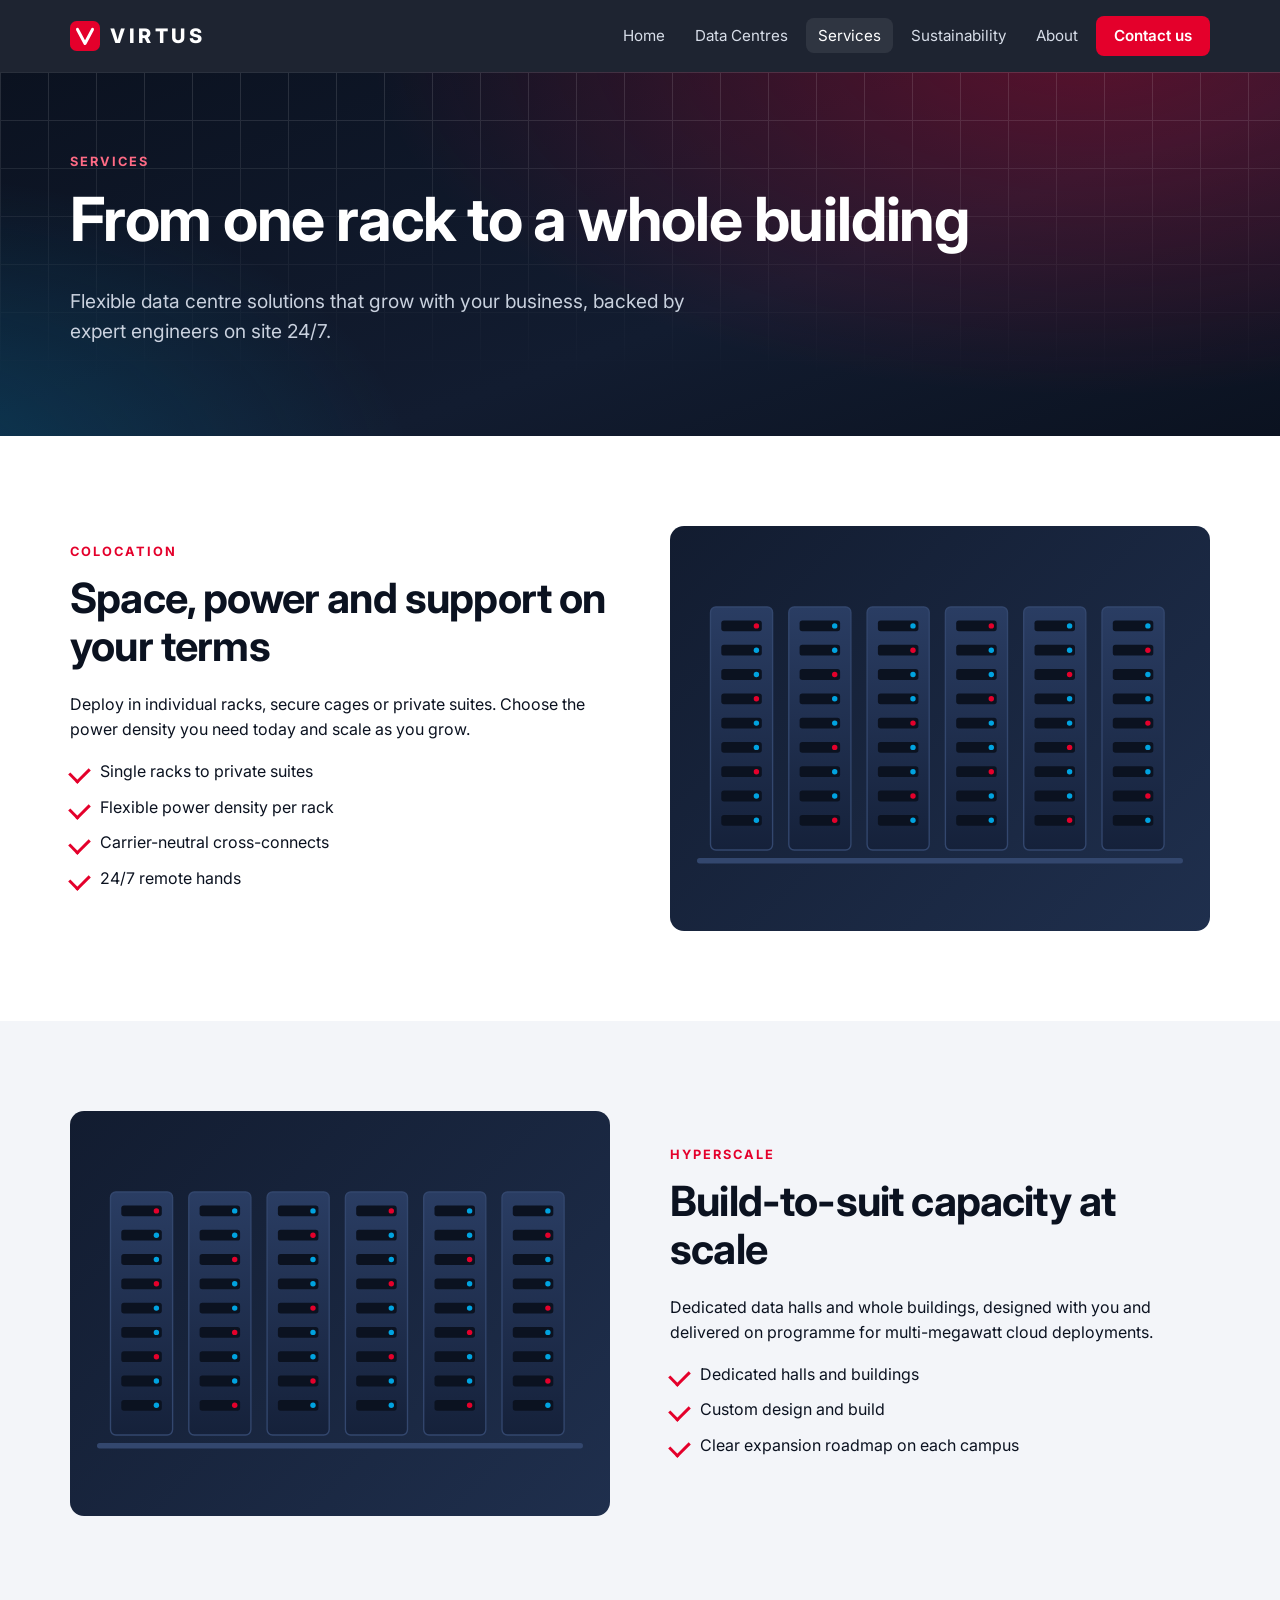
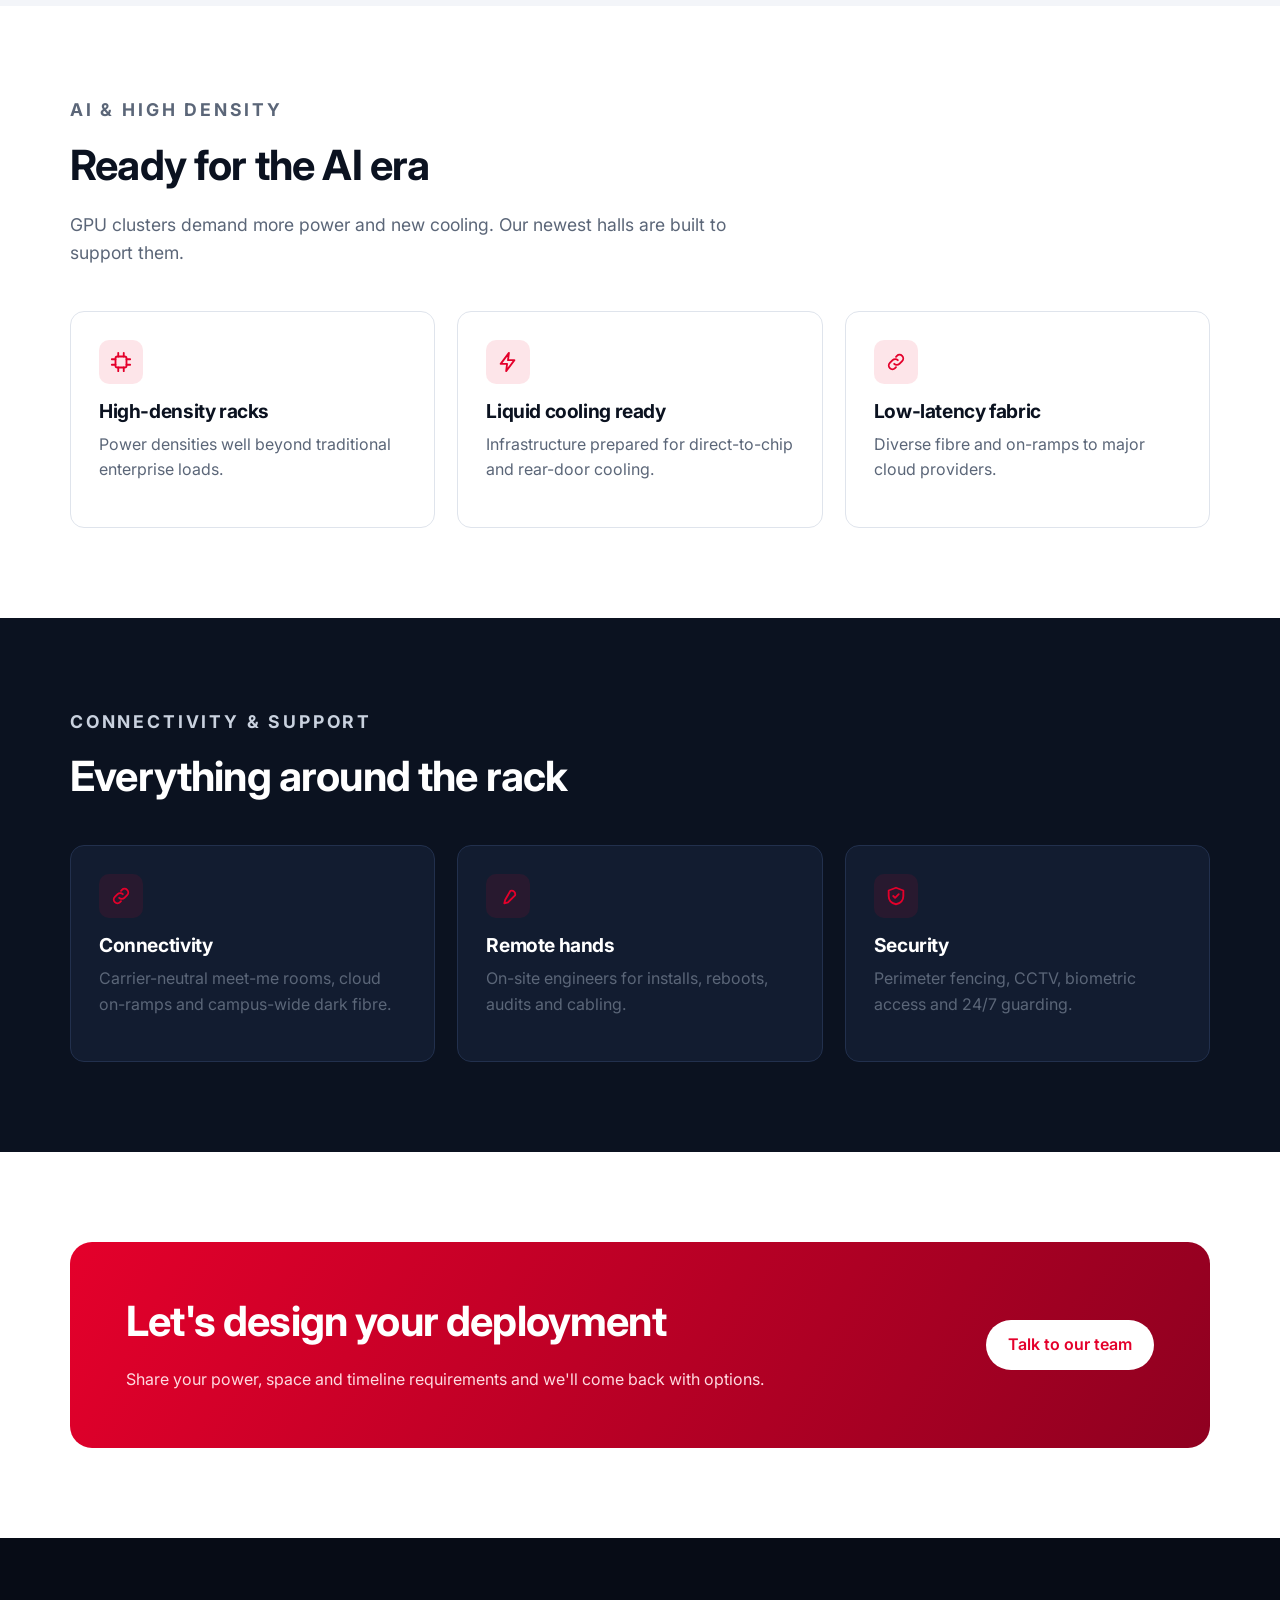
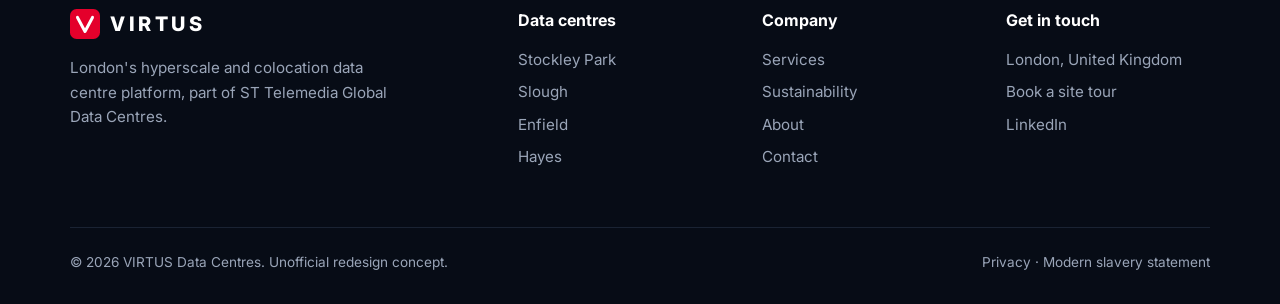
<file: services.html>
<!doctype html>
<html lang="en-GB">
<head>
<meta charset="utf-8">
<meta name="viewport" content="width=device-width, initial-scale=1">
<title>Services | VIRTUS Data Centres</title>
<meta name="description" content="Colocation, hyperscale and high-density AI data centre services from VIRTUS in London.">
<meta property="og:title" content="Services | VIRTUS Data Centres">
<meta property="og:description" content="Colocation, hyperscale and high-density AI data centre services from VIRTUS in London.">
<meta name="theme-color" content="#0b1220">
<link rel="icon" href="data:image/svg+xml,%3Csvg%20xmlns%3D%22http%3A%2F%2Fwww.w3.org%2F2000%2Fsvg%22%20viewBox%3D%220%200%2032%2032%22%20aria-hidden%3D%22true%22%3E%3Crect%20width%3D%2232%22%20height%3D%2232%22%20rx%3D%227%22%20fill%3D%22%23e4002b%22%2F%3E%3Cpath%20d%3D%22M8%209l8%2015%208-15%22%20fill%3D%22none%22%20stroke%3D%22%23fff%22%20stroke-width%3D%223.2%22%20stroke-linecap%3D%22round%22%20stroke-linejoin%3D%22round%22%2F%3E%3C%2Fsvg%3E">
<link rel="preconnect" href="https://fonts.googleapis.com">
<link rel="preconnect" href="https://fonts.gstatic.com" crossorigin>
<link rel="stylesheet" href="https://fonts.googleapis.com/css2?family=Inter:wght@400;600;700;800&display=swap">
<link rel="stylesheet" href="assets/styles.css">
</head>
<body>
<a class="skip" href="#main">Skip to content</a>
<header class="site-header">
  <div class="container">
    <a class="logo" href="index.html" aria-label="VIRTUS Data Centres home"><svg class="logo-mark" viewBox="0 0 32 32" aria-hidden="true"><rect width="32" height="32" rx="7" fill="#e4002b"/><path d="M8 9l8 15 8-15" fill="none" stroke="#fff" stroke-width="3.2" stroke-linecap="round" stroke-linejoin="round"/></svg><span>VIRTUS</span></a>
    <button class="menu-toggle" aria-expanded="false" aria-controls="site-nav">Menu</button>
    <nav class="nav" id="site-nav" aria-label="Main">
      <ul><li><a href="index.html">Home</a></li><li><a href="data-centres.html">Data Centres</a></li><li><a href="services.html" aria-current="page">Services</a></li><li><a href="sustainability.html">Sustainability</a></li><li><a href="about.html">About</a></li><li><a class="btn" href="contact.html">Contact us</a></li></ul>
    </nav>
  </div>
</header>
<main id="main">


<section class="hero page-hero">
  <div class="grid-bg"></div>
  <div class="container">
    <p class="eyebrow">Services</p>
    <h1>From one rack to a whole building</h1>
    <p class="lead">Flexible data centre solutions that grow with your business, backed by expert engineers on site 24/7.</p>
  </div>
</section>
<section id="colocation">
  <div class="container split">
    <div class="reveal">
      <p class="eyebrow">Colocation</p>
      <h2>Space, power and support on your terms</h2>
      <p>Deploy in individual racks, secure cages or private suites. Choose the power density you need today and scale as you grow.</p>
      <ul class="ticks"><li>Single racks to private suites</li><li>Flexible power density per rack</li><li>Carrier-neutral cross-connects</li><li>24/7 remote hands</li></ul>
    </div>
    <div class="visual reveal"><svg viewBox="0 0 400 300" role="img" aria-label="Illustration of data hall racks">
  <defs><linearGradient id="g" x1="0" x2="0" y1="0" y2="1"><stop offset="0" stop-color="#2a3d63"/><stop offset="1" stop-color="#15213a"/></linearGradient></defs>
  <rect x="30" y="60" width="46" height="180" rx="4" fill="url(#g)" stroke="#33476e"/><rect x="38" y="70" width="30" height="8" rx="2" fill="#0b1220"/><circle cx="64" cy="74" r="2" fill="#e4002b"/><rect x="38" y="88" width="30" height="8" rx="2" fill="#0b1220"/><circle cx="64" cy="92" r="2" fill="#00a3e0"/><rect x="38" y="106" width="30" height="8" rx="2" fill="#0b1220"/><circle cx="64" cy="110" r="2" fill="#00a3e0"/><rect x="38" y="124" width="30" height="8" rx="2" fill="#0b1220"/><circle cx="64" cy="128" r="2" fill="#e4002b"/><rect x="38" y="142" width="30" height="8" rx="2" fill="#0b1220"/><circle cx="64" cy="146" r="2" fill="#00a3e0"/><rect x="38" y="160" width="30" height="8" rx="2" fill="#0b1220"/><circle cx="64" cy="164" r="2" fill="#00a3e0"/><rect x="38" y="178" width="30" height="8" rx="2" fill="#0b1220"/><circle cx="64" cy="182" r="2" fill="#e4002b"/><rect x="38" y="196" width="30" height="8" rx="2" fill="#0b1220"/><circle cx="64" cy="200" r="2" fill="#00a3e0"/><rect x="38" y="214" width="30" height="8" rx="2" fill="#0b1220"/><circle cx="64" cy="218" r="2" fill="#00a3e0"/><rect x="88" y="60" width="46" height="180" rx="4" fill="url(#g)" stroke="#33476e"/><rect x="96" y="70" width="30" height="8" rx="2" fill="#0b1220"/><circle cx="122" cy="74" r="2" fill="#00a3e0"/><rect x="96" y="88" width="30" height="8" rx="2" fill="#0b1220"/><circle cx="122" cy="92" r="2" fill="#00a3e0"/><rect x="96" y="106" width="30" height="8" rx="2" fill="#0b1220"/><circle cx="122" cy="110" r="2" fill="#e4002b"/><rect x="96" y="124" width="30" height="8" rx="2" fill="#0b1220"/><circle cx="122" cy="128" r="2" fill="#00a3e0"/><rect x="96" y="142" width="30" height="8" rx="2" fill="#0b1220"/><circle cx="122" cy="146" r="2" fill="#00a3e0"/><rect x="96" y="160" width="30" height="8" rx="2" fill="#0b1220"/><circle cx="122" cy="164" r="2" fill="#e4002b"/><rect x="96" y="178" width="30" height="8" rx="2" fill="#0b1220"/><circle cx="122" cy="182" r="2" fill="#00a3e0"/><rect x="96" y="196" width="30" height="8" rx="2" fill="#0b1220"/><circle cx="122" cy="200" r="2" fill="#00a3e0"/><rect x="96" y="214" width="30" height="8" rx="2" fill="#0b1220"/><circle cx="122" cy="218" r="2" fill="#e4002b"/><rect x="146" y="60" width="46" height="180" rx="4" fill="url(#g)" stroke="#33476e"/><rect x="154" y="70" width="30" height="8" rx="2" fill="#0b1220"/><circle cx="180" cy="74" r="2" fill="#00a3e0"/><rect x="154" y="88" width="30" height="8" rx="2" fill="#0b1220"/><circle cx="180" cy="92" r="2" fill="#e4002b"/><rect x="154" y="106" width="30" height="8" rx="2" fill="#0b1220"/><circle cx="180" cy="110" r="2" fill="#00a3e0"/><rect x="154" y="124" width="30" height="8" rx="2" fill="#0b1220"/><circle cx="180" cy="128" r="2" fill="#00a3e0"/><rect x="154" y="142" width="30" height="8" rx="2" fill="#0b1220"/><circle cx="180" cy="146" r="2" fill="#e4002b"/><rect x="154" y="160" width="30" height="8" rx="2" fill="#0b1220"/><circle cx="180" cy="164" r="2" fill="#00a3e0"/><rect x="154" y="178" width="30" height="8" rx="2" fill="#0b1220"/><circle cx="180" cy="182" r="2" fill="#00a3e0"/><rect x="154" y="196" width="30" height="8" rx="2" fill="#0b1220"/><circle cx="180" cy="200" r="2" fill="#e4002b"/><rect x="154" y="214" width="30" height="8" rx="2" fill="#0b1220"/><circle cx="180" cy="218" r="2" fill="#00a3e0"/><rect x="204" y="60" width="46" height="180" rx="4" fill="url(#g)" stroke="#33476e"/><rect x="212" y="70" width="30" height="8" rx="2" fill="#0b1220"/><circle cx="238" cy="74" r="2" fill="#e4002b"/><rect x="212" y="88" width="30" height="8" rx="2" fill="#0b1220"/><circle cx="238" cy="92" r="2" fill="#00a3e0"/><rect x="212" y="106" width="30" height="8" rx="2" fill="#0b1220"/><circle cx="238" cy="110" r="2" fill="#00a3e0"/><rect x="212" y="124" width="30" height="8" rx="2" fill="#0b1220"/><circle cx="238" cy="128" r="2" fill="#e4002b"/><rect x="212" y="142" width="30" height="8" rx="2" fill="#0b1220"/><circle cx="238" cy="146" r="2" fill="#00a3e0"/><rect x="212" y="160" width="30" height="8" rx="2" fill="#0b1220"/><circle cx="238" cy="164" r="2" fill="#00a3e0"/><rect x="212" y="178" width="30" height="8" rx="2" fill="#0b1220"/><circle cx="238" cy="182" r="2" fill="#e4002b"/><rect x="212" y="196" width="30" height="8" rx="2" fill="#0b1220"/><circle cx="238" cy="200" r="2" fill="#00a3e0"/><rect x="212" y="214" width="30" height="8" rx="2" fill="#0b1220"/><circle cx="238" cy="218" r="2" fill="#00a3e0"/><rect x="262" y="60" width="46" height="180" rx="4" fill="url(#g)" stroke="#33476e"/><rect x="270" y="70" width="30" height="8" rx="2" fill="#0b1220"/><circle cx="296" cy="74" r="2" fill="#00a3e0"/><rect x="270" y="88" width="30" height="8" rx="2" fill="#0b1220"/><circle cx="296" cy="92" r="2" fill="#00a3e0"/><rect x="270" y="106" width="30" height="8" rx="2" fill="#0b1220"/><circle cx="296" cy="110" r="2" fill="#e4002b"/><rect x="270" y="124" width="30" height="8" rx="2" fill="#0b1220"/><circle cx="296" cy="128" r="2" fill="#00a3e0"/><rect x="270" y="142" width="30" height="8" rx="2" fill="#0b1220"/><circle cx="296" cy="146" r="2" fill="#00a3e0"/><rect x="270" y="160" width="30" height="8" rx="2" fill="#0b1220"/><circle cx="296" cy="164" r="2" fill="#e4002b"/><rect x="270" y="178" width="30" height="8" rx="2" fill="#0b1220"/><circle cx="296" cy="182" r="2" fill="#00a3e0"/><rect x="270" y="196" width="30" height="8" rx="2" fill="#0b1220"/><circle cx="296" cy="200" r="2" fill="#00a3e0"/><rect x="270" y="214" width="30" height="8" rx="2" fill="#0b1220"/><circle cx="296" cy="218" r="2" fill="#e4002b"/><rect x="320" y="60" width="46" height="180" rx="4" fill="url(#g)" stroke="#33476e"/><rect x="328" y="70" width="30" height="8" rx="2" fill="#0b1220"/><circle cx="354" cy="74" r="2" fill="#00a3e0"/><rect x="328" y="88" width="30" height="8" rx="2" fill="#0b1220"/><circle cx="354" cy="92" r="2" fill="#e4002b"/><rect x="328" y="106" width="30" height="8" rx="2" fill="#0b1220"/><circle cx="354" cy="110" r="2" fill="#00a3e0"/><rect x="328" y="124" width="30" height="8" rx="2" fill="#0b1220"/><circle cx="354" cy="128" r="2" fill="#00a3e0"/><rect x="328" y="142" width="30" height="8" rx="2" fill="#0b1220"/><circle cx="354" cy="146" r="2" fill="#e4002b"/><rect x="328" y="160" width="30" height="8" rx="2" fill="#0b1220"/><circle cx="354" cy="164" r="2" fill="#00a3e0"/><rect x="328" y="178" width="30" height="8" rx="2" fill="#0b1220"/><circle cx="354" cy="182" r="2" fill="#00a3e0"/><rect x="328" y="196" width="30" height="8" rx="2" fill="#0b1220"/><circle cx="354" cy="200" r="2" fill="#e4002b"/><rect x="328" y="214" width="30" height="8" rx="2" fill="#0b1220"/><circle cx="354" cy="218" r="2" fill="#00a3e0"/>
  <rect x="20" y="246" width="360" height="4" rx="2" fill="#33476e"/>
</svg></div>
  </div>
</section>
<section id="hyperscale" class="section-alt">
  <div class="container split">
    <div class="visual reveal"><svg viewBox="0 0 400 300" role="img" aria-label="Illustration of data hall racks">
  <defs><linearGradient id="g" x1="0" x2="0" y1="0" y2="1"><stop offset="0" stop-color="#2a3d63"/><stop offset="1" stop-color="#15213a"/></linearGradient></defs>
  <rect x="30" y="60" width="46" height="180" rx="4" fill="url(#g)" stroke="#33476e"/><rect x="38" y="70" width="30" height="8" rx="2" fill="#0b1220"/><circle cx="64" cy="74" r="2" fill="#e4002b"/><rect x="38" y="88" width="30" height="8" rx="2" fill="#0b1220"/><circle cx="64" cy="92" r="2" fill="#00a3e0"/><rect x="38" y="106" width="30" height="8" rx="2" fill="#0b1220"/><circle cx="64" cy="110" r="2" fill="#00a3e0"/><rect x="38" y="124" width="30" height="8" rx="2" fill="#0b1220"/><circle cx="64" cy="128" r="2" fill="#e4002b"/><rect x="38" y="142" width="30" height="8" rx="2" fill="#0b1220"/><circle cx="64" cy="146" r="2" fill="#00a3e0"/><rect x="38" y="160" width="30" height="8" rx="2" fill="#0b1220"/><circle cx="64" cy="164" r="2" fill="#00a3e0"/><rect x="38" y="178" width="30" height="8" rx="2" fill="#0b1220"/><circle cx="64" cy="182" r="2" fill="#e4002b"/><rect x="38" y="196" width="30" height="8" rx="2" fill="#0b1220"/><circle cx="64" cy="200" r="2" fill="#00a3e0"/><rect x="38" y="214" width="30" height="8" rx="2" fill="#0b1220"/><circle cx="64" cy="218" r="2" fill="#00a3e0"/><rect x="88" y="60" width="46" height="180" rx="4" fill="url(#g)" stroke="#33476e"/><rect x="96" y="70" width="30" height="8" rx="2" fill="#0b1220"/><circle cx="122" cy="74" r="2" fill="#00a3e0"/><rect x="96" y="88" width="30" height="8" rx="2" fill="#0b1220"/><circle cx="122" cy="92" r="2" fill="#00a3e0"/><rect x="96" y="106" width="30" height="8" rx="2" fill="#0b1220"/><circle cx="122" cy="110" r="2" fill="#e4002b"/><rect x="96" y="124" width="30" height="8" rx="2" fill="#0b1220"/><circle cx="122" cy="128" r="2" fill="#00a3e0"/><rect x="96" y="142" width="30" height="8" rx="2" fill="#0b1220"/><circle cx="122" cy="146" r="2" fill="#00a3e0"/><rect x="96" y="160" width="30" height="8" rx="2" fill="#0b1220"/><circle cx="122" cy="164" r="2" fill="#e4002b"/><rect x="96" y="178" width="30" height="8" rx="2" fill="#0b1220"/><circle cx="122" cy="182" r="2" fill="#00a3e0"/><rect x="96" y="196" width="30" height="8" rx="2" fill="#0b1220"/><circle cx="122" cy="200" r="2" fill="#00a3e0"/><rect x="96" y="214" width="30" height="8" rx="2" fill="#0b1220"/><circle cx="122" cy="218" r="2" fill="#e4002b"/><rect x="146" y="60" width="46" height="180" rx="4" fill="url(#g)" stroke="#33476e"/><rect x="154" y="70" width="30" height="8" rx="2" fill="#0b1220"/><circle cx="180" cy="74" r="2" fill="#00a3e0"/><rect x="154" y="88" width="30" height="8" rx="2" fill="#0b1220"/><circle cx="180" cy="92" r="2" fill="#e4002b"/><rect x="154" y="106" width="30" height="8" rx="2" fill="#0b1220"/><circle cx="180" cy="110" r="2" fill="#00a3e0"/><rect x="154" y="124" width="30" height="8" rx="2" fill="#0b1220"/><circle cx="180" cy="128" r="2" fill="#00a3e0"/><rect x="154" y="142" width="30" height="8" rx="2" fill="#0b1220"/><circle cx="180" cy="146" r="2" fill="#e4002b"/><rect x="154" y="160" width="30" height="8" rx="2" fill="#0b1220"/><circle cx="180" cy="164" r="2" fill="#00a3e0"/><rect x="154" y="178" width="30" height="8" rx="2" fill="#0b1220"/><circle cx="180" cy="182" r="2" fill="#00a3e0"/><rect x="154" y="196" width="30" height="8" rx="2" fill="#0b1220"/><circle cx="180" cy="200" r="2" fill="#e4002b"/><rect x="154" y="214" width="30" height="8" rx="2" fill="#0b1220"/><circle cx="180" cy="218" r="2" fill="#00a3e0"/><rect x="204" y="60" width="46" height="180" rx="4" fill="url(#g)" stroke="#33476e"/><rect x="212" y="70" width="30" height="8" rx="2" fill="#0b1220"/><circle cx="238" cy="74" r="2" fill="#e4002b"/><rect x="212" y="88" width="30" height="8" rx="2" fill="#0b1220"/><circle cx="238" cy="92" r="2" fill="#00a3e0"/><rect x="212" y="106" width="30" height="8" rx="2" fill="#0b1220"/><circle cx="238" cy="110" r="2" fill="#00a3e0"/><rect x="212" y="124" width="30" height="8" rx="2" fill="#0b1220"/><circle cx="238" cy="128" r="2" fill="#e4002b"/><rect x="212" y="142" width="30" height="8" rx="2" fill="#0b1220"/><circle cx="238" cy="146" r="2" fill="#00a3e0"/><rect x="212" y="160" width="30" height="8" rx="2" fill="#0b1220"/><circle cx="238" cy="164" r="2" fill="#00a3e0"/><rect x="212" y="178" width="30" height="8" rx="2" fill="#0b1220"/><circle cx="238" cy="182" r="2" fill="#e4002b"/><rect x="212" y="196" width="30" height="8" rx="2" fill="#0b1220"/><circle cx="238" cy="200" r="2" fill="#00a3e0"/><rect x="212" y="214" width="30" height="8" rx="2" fill="#0b1220"/><circle cx="238" cy="218" r="2" fill="#00a3e0"/><rect x="262" y="60" width="46" height="180" rx="4" fill="url(#g)" stroke="#33476e"/><rect x="270" y="70" width="30" height="8" rx="2" fill="#0b1220"/><circle cx="296" cy="74" r="2" fill="#00a3e0"/><rect x="270" y="88" width="30" height="8" rx="2" fill="#0b1220"/><circle cx="296" cy="92" r="2" fill="#00a3e0"/><rect x="270" y="106" width="30" height="8" rx="2" fill="#0b1220"/><circle cx="296" cy="110" r="2" fill="#e4002b"/><rect x="270" y="124" width="30" height="8" rx="2" fill="#0b1220"/><circle cx="296" cy="128" r="2" fill="#00a3e0"/><rect x="270" y="142" width="30" height="8" rx="2" fill="#0b1220"/><circle cx="296" cy="146" r="2" fill="#00a3e0"/><rect x="270" y="160" width="30" height="8" rx="2" fill="#0b1220"/><circle cx="296" cy="164" r="2" fill="#e4002b"/><rect x="270" y="178" width="30" height="8" rx="2" fill="#0b1220"/><circle cx="296" cy="182" r="2" fill="#00a3e0"/><rect x="270" y="196" width="30" height="8" rx="2" fill="#0b1220"/><circle cx="296" cy="200" r="2" fill="#00a3e0"/><rect x="270" y="214" width="30" height="8" rx="2" fill="#0b1220"/><circle cx="296" cy="218" r="2" fill="#e4002b"/><rect x="320" y="60" width="46" height="180" rx="4" fill="url(#g)" stroke="#33476e"/><rect x="328" y="70" width="30" height="8" rx="2" fill="#0b1220"/><circle cx="354" cy="74" r="2" fill="#00a3e0"/><rect x="328" y="88" width="30" height="8" rx="2" fill="#0b1220"/><circle cx="354" cy="92" r="2" fill="#e4002b"/><rect x="328" y="106" width="30" height="8" rx="2" fill="#0b1220"/><circle cx="354" cy="110" r="2" fill="#00a3e0"/><rect x="328" y="124" width="30" height="8" rx="2" fill="#0b1220"/><circle cx="354" cy="128" r="2" fill="#00a3e0"/><rect x="328" y="142" width="30" height="8" rx="2" fill="#0b1220"/><circle cx="354" cy="146" r="2" fill="#e4002b"/><rect x="328" y="160" width="30" height="8" rx="2" fill="#0b1220"/><circle cx="354" cy="164" r="2" fill="#00a3e0"/><rect x="328" y="178" width="30" height="8" rx="2" fill="#0b1220"/><circle cx="354" cy="182" r="2" fill="#00a3e0"/><rect x="328" y="196" width="30" height="8" rx="2" fill="#0b1220"/><circle cx="354" cy="200" r="2" fill="#e4002b"/><rect x="328" y="214" width="30" height="8" rx="2" fill="#0b1220"/><circle cx="354" cy="218" r="2" fill="#00a3e0"/>
  <rect x="20" y="246" width="360" height="4" rx="2" fill="#33476e"/>
</svg></div>
    <div class="reveal">
      <p class="eyebrow">Hyperscale</p>
      <h2>Build-to-suit capacity at scale</h2>
      <p>Dedicated data halls and whole buildings, designed with you and delivered on programme for multi-megawatt cloud deployments.</p>
      <ul class="ticks"><li>Dedicated halls and buildings</li><li>Custom design and build</li><li>Clear expansion roadmap on each campus</li></ul>
    </div>
  </div>
</section>
<section id="ai">
  <div class="container">
    <div class="section-head reveal">
      <p class="eyebrow">AI &amp; high density</p>
      <h2>Ready for the AI era</h2>
      <p>GPU clusters demand more power and new cooling. Our newest halls are built to support them.</p>
    </div>
    <div class="cards">
      <article class="card reveal"><div class="icon"><svg width="22" height="22" viewBox="0 0 24 24" fill="none" stroke="currentColor" stroke-width="2" stroke-linecap="round" stroke-linejoin="round" aria-hidden="true"><rect x="6" y="6" width="12" height="12" rx="2"/><path d="M9 2v4M15 2v4M9 18v4M15 18v4M2 9h4M2 15h4M18 9h4M18 15h4"/></svg></div><h3>High-density racks</h3><p>Power densities well beyond traditional enterprise loads.</p></article>
      <article class="card reveal"><div class="icon"><svg width="22" height="22" viewBox="0 0 24 24" fill="none" stroke="currentColor" stroke-width="2" stroke-linecap="round" stroke-linejoin="round" aria-hidden="true"><path d="M13 2L4 14h7l-1 8 9-12h-7z"/></svg></div><h3>Liquid cooling ready</h3><p>Infrastructure prepared for direct-to-chip and rear-door cooling.</p></article>
      <article class="card reveal"><div class="icon"><svg width="22" height="22" viewBox="0 0 24 24" fill="none" stroke="currentColor" stroke-width="2" stroke-linecap="round" stroke-linejoin="round" aria-hidden="true"><path d="M10 14a4 4 0 005.7 0l3-3a4 4 0 00-5.7-5.7l-1 1"/><path d="M14 10a4 4 0 00-5.7 0l-3 3a4 4 0 005.7 5.7l1-1"/></svg></div><h3>Low-latency fabric</h3><p>Diverse fibre and on-ramps to major cloud providers.</p></article>
    </div>
  </div>
</section>
<section class="section-dark">
  <div class="container">
    <div class="section-head reveal"><p class="eyebrow">Connectivity &amp; support</p><h2>Everything around the rack</h2></div>
    <div class="cards">
      <article class="card reveal" style="background:#121c30;border-color:#22304d"><div class="icon"><svg width="22" height="22" viewBox="0 0 24 24" fill="none" stroke="currentColor" stroke-width="2" stroke-linecap="round" stroke-linejoin="round" aria-hidden="true"><path d="M10 14a4 4 0 005.7 0l3-3a4 4 0 00-5.7-5.7l-1 1"/><path d="M14 10a4 4 0 00-5.7 0l-3 3a4 4 0 005.7 5.7l1-1"/></svg></div><h3>Connectivity</h3><p>Carrier-neutral meet-me rooms, cloud on-ramps and campus-wide dark fibre.</p></article>
      <article class="card reveal" style="background:#121c30;border-color:#22304d"><div class="icon"><svg width="22" height="22" viewBox="0 0 24 24" fill="none" stroke="currentColor" stroke-width="2" stroke-linecap="round" stroke-linejoin="round" aria-hidden="true"><path d="M14.7 6.3a4 4 0 015 5L12 19l-4 1 1-4z"/></svg></div><h3>Remote hands</h3><p>On-site engineers for installs, reboots, audits and cabling.</p></article>
      <article class="card reveal" style="background:#121c30;border-color:#22304d"><div class="icon"><svg width="22" height="22" viewBox="0 0 24 24" fill="none" stroke="currentColor" stroke-width="2" stroke-linecap="round" stroke-linejoin="round" aria-hidden="true"><path d="M12 3l8 3v6c0 5-3.5 8-8 9-4.5-1-8-4-8-9V6z"/><path d="M9 12l2 2 4-4"/></svg></div><h3>Security</h3><p>Perimeter fencing, CCTV, biometric access and 24/7 guarding.</p></article>
    </div>
  </div>
</section>

<section>
  <div class="container">
    <div class="cta reveal">
      <div>
        <h2>Let's design your deployment</h2>
        <p>Share your power, space and timeline requirements and we'll come back with options.</p>
      </div>
      <a class="btn" href="contact.html">Talk to our team</a>
    </div>
  </div>
</section>

</main>
<footer class="site-footer">
  <div class="container">
    <div class="footer-grid">
      <div>
        <a class="logo" href="index.html" style="color:#fff"><svg class="logo-mark" viewBox="0 0 32 32" aria-hidden="true"><rect width="32" height="32" rx="7" fill="#e4002b"/><path d="M8 9l8 15 8-15" fill="none" stroke="#fff" stroke-width="3.2" stroke-linecap="round" stroke-linejoin="round"/></svg><span>VIRTUS</span></a>
        <p style="margin-top:16px;max-width:340px">London's hyperscale and colocation data centre platform, part of ST Telemedia Global Data Centres.</p>
      </div>
      <div>
        <h4>Data centres</h4>
        <ul>
          <li><a href="data-centres.html#stockley-park">Stockley Park</a></li>
          <li><a href="data-centres.html#slough">Slough</a></li>
          <li><a href="data-centres.html#enfield">Enfield</a></li>
          <li><a href="data-centres.html#hayes">Hayes</a></li>
        </ul>
      </div>
      <div>
        <h4>Company</h4>
        <ul>
          <li><a href="services.html">Services</a></li>
          <li><a href="sustainability.html">Sustainability</a></li>
          <li><a href="about.html">About</a></li>
          <li><a href="contact.html">Contact</a></li>
        </ul>
      </div>
      <div>
        <h4>Get in touch</h4>
        <ul>
          <li>London, United Kingdom</li>
          <li><a href="contact.html">Book a site tour</a></li>
          <li><a href="https://www.linkedin.com/company/virtus-data-centres/" rel="noopener">LinkedIn</a></li>
        </ul>
      </div>
    </div>
    <div class="footer-bottom">
      <span>&copy; <span id="year">2026</span> VIRTUS Data Centres. Unofficial redesign concept.</span>
      <span><a href="about.html">Privacy</a> · <a href="about.html">Modern slavery statement</a></span>
    </div>
  </div>
</footer>
<script src="assets/campuses.js"></script>
<script src="assets/main.js"></script>
</body>
</html>
</file>
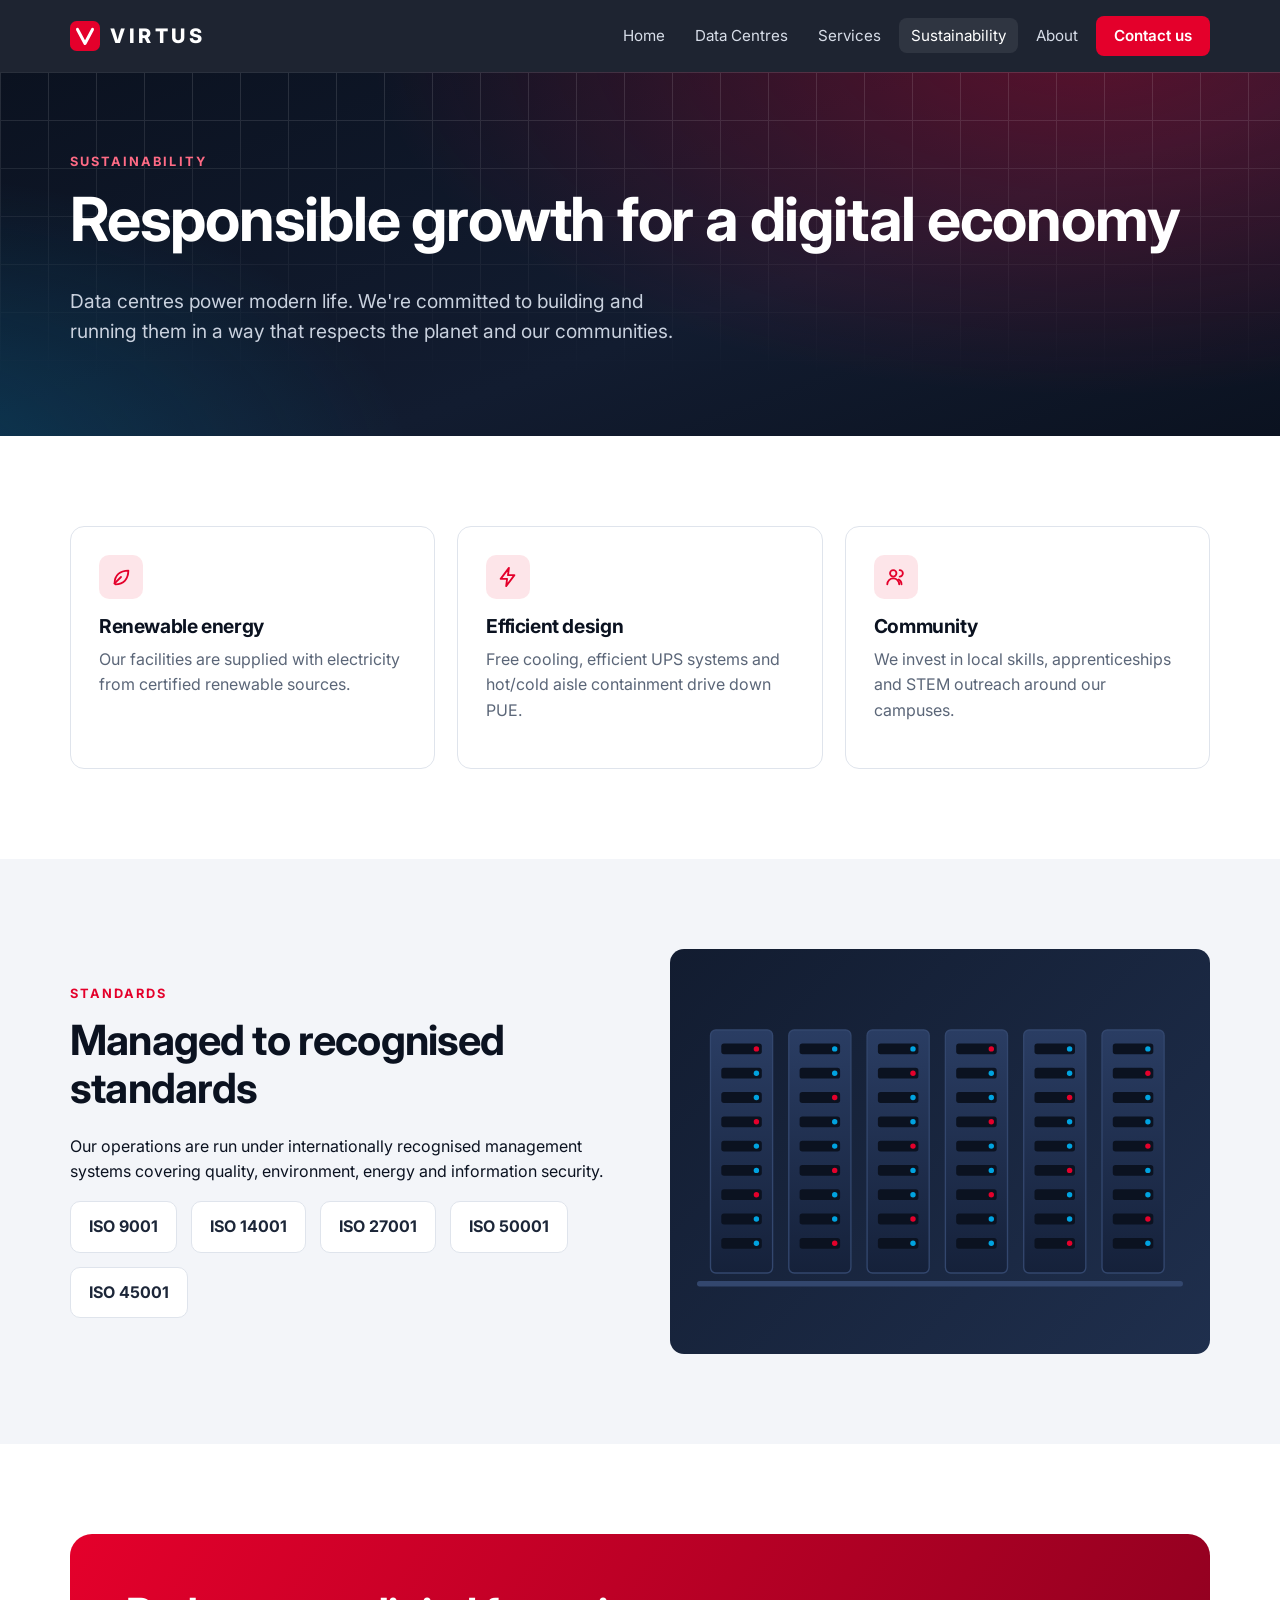
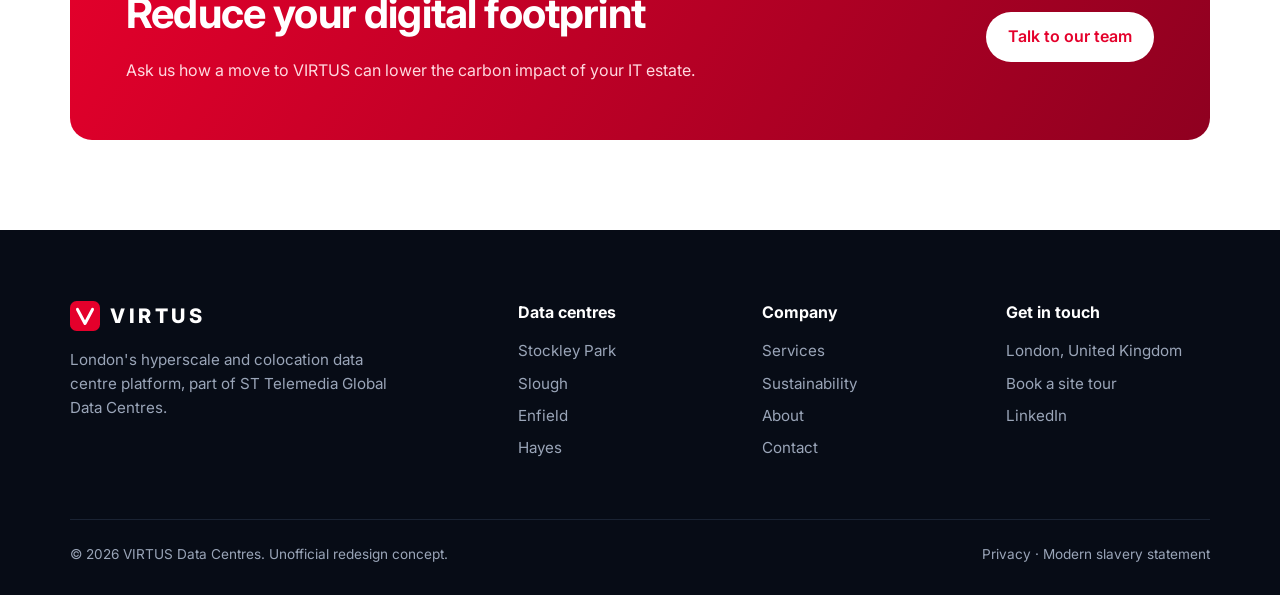
<file: sustainability.html>
<!doctype html>
<html lang="en-GB">
<head>
<meta charset="utf-8">
<meta name="viewport" content="width=device-width, initial-scale=1">
<title>Sustainability | VIRTUS Data Centres</title>
<meta name="description" content="How VIRTUS reduces the environmental impact of its London data centres.">
<meta property="og:title" content="Sustainability | VIRTUS Data Centres">
<meta property="og:description" content="How VIRTUS reduces the environmental impact of its London data centres.">
<meta name="theme-color" content="#0b1220">
<link rel="icon" href="data:image/svg+xml,%3Csvg%20xmlns%3D%22http%3A%2F%2Fwww.w3.org%2F2000%2Fsvg%22%20viewBox%3D%220%200%2032%2032%22%20aria-hidden%3D%22true%22%3E%3Crect%20width%3D%2232%22%20height%3D%2232%22%20rx%3D%227%22%20fill%3D%22%23e4002b%22%2F%3E%3Cpath%20d%3D%22M8%209l8%2015%208-15%22%20fill%3D%22none%22%20stroke%3D%22%23fff%22%20stroke-width%3D%223.2%22%20stroke-linecap%3D%22round%22%20stroke-linejoin%3D%22round%22%2F%3E%3C%2Fsvg%3E">
<link rel="preconnect" href="https://fonts.googleapis.com">
<link rel="preconnect" href="https://fonts.gstatic.com" crossorigin>
<link rel="stylesheet" href="https://fonts.googleapis.com/css2?family=Inter:wght@400;600;700;800&display=swap">
<link rel="stylesheet" href="assets/styles.css">
</head>
<body>
<a class="skip" href="#main">Skip to content</a>
<header class="site-header">
  <div class="container">
    <a class="logo" href="index.html" aria-label="VIRTUS Data Centres home"><svg class="logo-mark" viewBox="0 0 32 32" aria-hidden="true"><rect width="32" height="32" rx="7" fill="#e4002b"/><path d="M8 9l8 15 8-15" fill="none" stroke="#fff" stroke-width="3.2" stroke-linecap="round" stroke-linejoin="round"/></svg><span>VIRTUS</span></a>
    <button class="menu-toggle" aria-expanded="false" aria-controls="site-nav">Menu</button>
    <nav class="nav" id="site-nav" aria-label="Main">
      <ul><li><a href="index.html">Home</a></li><li><a href="data-centres.html">Data Centres</a></li><li><a href="services.html">Services</a></li><li><a href="sustainability.html" aria-current="page">Sustainability</a></li><li><a href="about.html">About</a></li><li><a class="btn" href="contact.html">Contact us</a></li></ul>
    </nav>
  </div>
</header>
<main id="main">


<section class="hero page-hero">
  <div class="grid-bg"></div>
  <div class="container">
    <p class="eyebrow">Sustainability</p>
    <h1>Responsible growth for a digital economy</h1>
    <p class="lead">Data centres power modern life. We're committed to building and running them in a way that respects the planet and our communities.</p>
  </div>
</section>
<section>
  <div class="container">
    <div class="cards">
      <article class="card reveal"><div class="icon"><svg width="22" height="22" viewBox="0 0 24 24" fill="none" stroke="currentColor" stroke-width="2" stroke-linecap="round" stroke-linejoin="round" aria-hidden="true"><path d="M5 19c0-9 6-14 15-14 0 9-5 15-14 15"/><path d="M5 19l7-7"/></svg></div><h3>Renewable energy</h3><p>Our facilities are supplied with electricity from certified renewable sources.</p></article>
      <article class="card reveal"><div class="icon"><svg width="22" height="22" viewBox="0 0 24 24" fill="none" stroke="currentColor" stroke-width="2" stroke-linecap="round" stroke-linejoin="round" aria-hidden="true"><path d="M13 2L4 14h7l-1 8 9-12h-7z"/></svg></div><h3>Efficient design</h3><p>Free cooling, efficient UPS systems and hot/cold aisle containment drive down PUE.</p></article>
      <article class="card reveal"><div class="icon"><svg width="22" height="22" viewBox="0 0 24 24" fill="none" stroke="currentColor" stroke-width="2" stroke-linecap="round" stroke-linejoin="round" aria-hidden="true"><circle cx="9" cy="8" r="3.5"/><path d="M2.5 20a6.5 6.5 0 0113 0"/><path d="M16 4.5a3.5 3.5 0 010 7M18 20a6 6 0 00-3-5.2"/></svg></div><h3>Community</h3><p>We invest in local skills, apprenticeships and STEM outreach around our campuses.</p></article>
    </div>
  </div>
</section>
<section class="section-alt">
  <div class="container split">
    <div class="reveal">
      <p class="eyebrow">Standards</p>
      <h2>Managed to recognised standards</h2>
      <p>Our operations are run under internationally recognised management systems covering quality, environment, energy and information security.</p>
      <div class="certs"><span class="cert">ISO 9001</span><span class="cert">ISO 14001</span><span class="cert">ISO 27001</span><span class="cert">ISO 50001</span><span class="cert">ISO 45001</span></div>
    </div>
    <div class="visual reveal"><svg viewBox="0 0 400 300" role="img" aria-label="Illustration of data hall racks">
  <defs><linearGradient id="g" x1="0" x2="0" y1="0" y2="1"><stop offset="0" stop-color="#2a3d63"/><stop offset="1" stop-color="#15213a"/></linearGradient></defs>
  <rect x="30" y="60" width="46" height="180" rx="4" fill="url(#g)" stroke="#33476e"/><rect x="38" y="70" width="30" height="8" rx="2" fill="#0b1220"/><circle cx="64" cy="74" r="2" fill="#e4002b"/><rect x="38" y="88" width="30" height="8" rx="2" fill="#0b1220"/><circle cx="64" cy="92" r="2" fill="#00a3e0"/><rect x="38" y="106" width="30" height="8" rx="2" fill="#0b1220"/><circle cx="64" cy="110" r="2" fill="#00a3e0"/><rect x="38" y="124" width="30" height="8" rx="2" fill="#0b1220"/><circle cx="64" cy="128" r="2" fill="#e4002b"/><rect x="38" y="142" width="30" height="8" rx="2" fill="#0b1220"/><circle cx="64" cy="146" r="2" fill="#00a3e0"/><rect x="38" y="160" width="30" height="8" rx="2" fill="#0b1220"/><circle cx="64" cy="164" r="2" fill="#00a3e0"/><rect x="38" y="178" width="30" height="8" rx="2" fill="#0b1220"/><circle cx="64" cy="182" r="2" fill="#e4002b"/><rect x="38" y="196" width="30" height="8" rx="2" fill="#0b1220"/><circle cx="64" cy="200" r="2" fill="#00a3e0"/><rect x="38" y="214" width="30" height="8" rx="2" fill="#0b1220"/><circle cx="64" cy="218" r="2" fill="#00a3e0"/><rect x="88" y="60" width="46" height="180" rx="4" fill="url(#g)" stroke="#33476e"/><rect x="96" y="70" width="30" height="8" rx="2" fill="#0b1220"/><circle cx="122" cy="74" r="2" fill="#00a3e0"/><rect x="96" y="88" width="30" height="8" rx="2" fill="#0b1220"/><circle cx="122" cy="92" r="2" fill="#00a3e0"/><rect x="96" y="106" width="30" height="8" rx="2" fill="#0b1220"/><circle cx="122" cy="110" r="2" fill="#e4002b"/><rect x="96" y="124" width="30" height="8" rx="2" fill="#0b1220"/><circle cx="122" cy="128" r="2" fill="#00a3e0"/><rect x="96" y="142" width="30" height="8" rx="2" fill="#0b1220"/><circle cx="122" cy="146" r="2" fill="#00a3e0"/><rect x="96" y="160" width="30" height="8" rx="2" fill="#0b1220"/><circle cx="122" cy="164" r="2" fill="#e4002b"/><rect x="96" y="178" width="30" height="8" rx="2" fill="#0b1220"/><circle cx="122" cy="182" r="2" fill="#00a3e0"/><rect x="96" y="196" width="30" height="8" rx="2" fill="#0b1220"/><circle cx="122" cy="200" r="2" fill="#00a3e0"/><rect x="96" y="214" width="30" height="8" rx="2" fill="#0b1220"/><circle cx="122" cy="218" r="2" fill="#e4002b"/><rect x="146" y="60" width="46" height="180" rx="4" fill="url(#g)" stroke="#33476e"/><rect x="154" y="70" width="30" height="8" rx="2" fill="#0b1220"/><circle cx="180" cy="74" r="2" fill="#00a3e0"/><rect x="154" y="88" width="30" height="8" rx="2" fill="#0b1220"/><circle cx="180" cy="92" r="2" fill="#e4002b"/><rect x="154" y="106" width="30" height="8" rx="2" fill="#0b1220"/><circle cx="180" cy="110" r="2" fill="#00a3e0"/><rect x="154" y="124" width="30" height="8" rx="2" fill="#0b1220"/><circle cx="180" cy="128" r="2" fill="#00a3e0"/><rect x="154" y="142" width="30" height="8" rx="2" fill="#0b1220"/><circle cx="180" cy="146" r="2" fill="#e4002b"/><rect x="154" y="160" width="30" height="8" rx="2" fill="#0b1220"/><circle cx="180" cy="164" r="2" fill="#00a3e0"/><rect x="154" y="178" width="30" height="8" rx="2" fill="#0b1220"/><circle cx="180" cy="182" r="2" fill="#00a3e0"/><rect x="154" y="196" width="30" height="8" rx="2" fill="#0b1220"/><circle cx="180" cy="200" r="2" fill="#e4002b"/><rect x="154" y="214" width="30" height="8" rx="2" fill="#0b1220"/><circle cx="180" cy="218" r="2" fill="#00a3e0"/><rect x="204" y="60" width="46" height="180" rx="4" fill="url(#g)" stroke="#33476e"/><rect x="212" y="70" width="30" height="8" rx="2" fill="#0b1220"/><circle cx="238" cy="74" r="2" fill="#e4002b"/><rect x="212" y="88" width="30" height="8" rx="2" fill="#0b1220"/><circle cx="238" cy="92" r="2" fill="#00a3e0"/><rect x="212" y="106" width="30" height="8" rx="2" fill="#0b1220"/><circle cx="238" cy="110" r="2" fill="#00a3e0"/><rect x="212" y="124" width="30" height="8" rx="2" fill="#0b1220"/><circle cx="238" cy="128" r="2" fill="#e4002b"/><rect x="212" y="142" width="30" height="8" rx="2" fill="#0b1220"/><circle cx="238" cy="146" r="2" fill="#00a3e0"/><rect x="212" y="160" width="30" height="8" rx="2" fill="#0b1220"/><circle cx="238" cy="164" r="2" fill="#00a3e0"/><rect x="212" y="178" width="30" height="8" rx="2" fill="#0b1220"/><circle cx="238" cy="182" r="2" fill="#e4002b"/><rect x="212" y="196" width="30" height="8" rx="2" fill="#0b1220"/><circle cx="238" cy="200" r="2" fill="#00a3e0"/><rect x="212" y="214" width="30" height="8" rx="2" fill="#0b1220"/><circle cx="238" cy="218" r="2" fill="#00a3e0"/><rect x="262" y="60" width="46" height="180" rx="4" fill="url(#g)" stroke="#33476e"/><rect x="270" y="70" width="30" height="8" rx="2" fill="#0b1220"/><circle cx="296" cy="74" r="2" fill="#00a3e0"/><rect x="270" y="88" width="30" height="8" rx="2" fill="#0b1220"/><circle cx="296" cy="92" r="2" fill="#00a3e0"/><rect x="270" y="106" width="30" height="8" rx="2" fill="#0b1220"/><circle cx="296" cy="110" r="2" fill="#e4002b"/><rect x="270" y="124" width="30" height="8" rx="2" fill="#0b1220"/><circle cx="296" cy="128" r="2" fill="#00a3e0"/><rect x="270" y="142" width="30" height="8" rx="2" fill="#0b1220"/><circle cx="296" cy="146" r="2" fill="#00a3e0"/><rect x="270" y="160" width="30" height="8" rx="2" fill="#0b1220"/><circle cx="296" cy="164" r="2" fill="#e4002b"/><rect x="270" y="178" width="30" height="8" rx="2" fill="#0b1220"/><circle cx="296" cy="182" r="2" fill="#00a3e0"/><rect x="270" y="196" width="30" height="8" rx="2" fill="#0b1220"/><circle cx="296" cy="200" r="2" fill="#00a3e0"/><rect x="270" y="214" width="30" height="8" rx="2" fill="#0b1220"/><circle cx="296" cy="218" r="2" fill="#e4002b"/><rect x="320" y="60" width="46" height="180" rx="4" fill="url(#g)" stroke="#33476e"/><rect x="328" y="70" width="30" height="8" rx="2" fill="#0b1220"/><circle cx="354" cy="74" r="2" fill="#00a3e0"/><rect x="328" y="88" width="30" height="8" rx="2" fill="#0b1220"/><circle cx="354" cy="92" r="2" fill="#e4002b"/><rect x="328" y="106" width="30" height="8" rx="2" fill="#0b1220"/><circle cx="354" cy="110" r="2" fill="#00a3e0"/><rect x="328" y="124" width="30" height="8" rx="2" fill="#0b1220"/><circle cx="354" cy="128" r="2" fill="#00a3e0"/><rect x="328" y="142" width="30" height="8" rx="2" fill="#0b1220"/><circle cx="354" cy="146" r="2" fill="#e4002b"/><rect x="328" y="160" width="30" height="8" rx="2" fill="#0b1220"/><circle cx="354" cy="164" r="2" fill="#00a3e0"/><rect x="328" y="178" width="30" height="8" rx="2" fill="#0b1220"/><circle cx="354" cy="182" r="2" fill="#00a3e0"/><rect x="328" y="196" width="30" height="8" rx="2" fill="#0b1220"/><circle cx="354" cy="200" r="2" fill="#e4002b"/><rect x="328" y="214" width="30" height="8" rx="2" fill="#0b1220"/><circle cx="354" cy="218" r="2" fill="#00a3e0"/>
  <rect x="20" y="246" width="360" height="4" rx="2" fill="#33476e"/>
</svg></div>
  </div>
</section>

<section>
  <div class="container">
    <div class="cta reveal">
      <div>
        <h2>Reduce your digital footprint</h2>
        <p>Ask us how a move to VIRTUS can lower the carbon impact of your IT estate.</p>
      </div>
      <a class="btn" href="contact.html">Talk to our team</a>
    </div>
  </div>
</section>

</main>
<footer class="site-footer">
  <div class="container">
    <div class="footer-grid">
      <div>
        <a class="logo" href="index.html" style="color:#fff"><svg class="logo-mark" viewBox="0 0 32 32" aria-hidden="true"><rect width="32" height="32" rx="7" fill="#e4002b"/><path d="M8 9l8 15 8-15" fill="none" stroke="#fff" stroke-width="3.2" stroke-linecap="round" stroke-linejoin="round"/></svg><span>VIRTUS</span></a>
        <p style="margin-top:16px;max-width:340px">London's hyperscale and colocation data centre platform, part of ST Telemedia Global Data Centres.</p>
      </div>
      <div>
        <h4>Data centres</h4>
        <ul>
          <li><a href="data-centres.html#stockley-park">Stockley Park</a></li>
          <li><a href="data-centres.html#slough">Slough</a></li>
          <li><a href="data-centres.html#enfield">Enfield</a></li>
          <li><a href="data-centres.html#hayes">Hayes</a></li>
        </ul>
      </div>
      <div>
        <h4>Company</h4>
        <ul>
          <li><a href="services.html">Services</a></li>
          <li><a href="sustainability.html">Sustainability</a></li>
          <li><a href="about.html">About</a></li>
          <li><a href="contact.html">Contact</a></li>
        </ul>
      </div>
      <div>
        <h4>Get in touch</h4>
        <ul>
          <li>London, United Kingdom</li>
          <li><a href="contact.html">Book a site tour</a></li>
          <li><a href="https://www.linkedin.com/company/virtus-data-centres/" rel="noopener">LinkedIn</a></li>
        </ul>
      </div>
    </div>
    <div class="footer-bottom">
      <span>&copy; <span id="year">2026</span> VIRTUS Data Centres. Unofficial redesign concept.</span>
      <span><a href="about.html">Privacy</a> · <a href="about.html">Modern slavery statement</a></span>
    </div>
  </div>
</footer>
<script src="assets/campuses.js"></script>
<script src="assets/main.js"></script>
</body>
</html>
</file>
<file: assets/styles.css>
:root {
  --ink: #0b1220;
  --ink-2: #1c2638;
  --paper: #ffffff;
  --paper-2: #f3f5f9;
  --muted: #5b6678;
  --line: #dfe4ec;
  --brand: #e4002b;
  --brand-dark: #b80022;
  --accent: #00a3e0;
  --radius: 14px;
  --max: 1180px;
  --font: "Inter", system-ui, -apple-system, "Segoe UI", Roboto, sans-serif;
}

* { box-sizing: border-box; }
html { scroll-behavior: smooth; }
body {
  margin: 0;
  font-family: var(--font);
  color: var(--ink);
  background: var(--paper);
  line-height: 1.6;
  -webkit-font-smoothing: antialiased;
}
img { max-width: 100%; display: block; }
a { color: inherit; }
h1, h2, h3 { line-height: 1.15; margin: 0 0 .5em; letter-spacing: -0.02em; }
h1 { font-size: clamp(2.2rem, 5vw, 3.8rem); }
h2 { font-size: clamp(1.7rem, 3.4vw, 2.6rem); }
h3 { font-size: 1.2rem; }
p { margin: 0 0 1em; }

.container { width: 100%; max-width: var(--max); margin: 0 auto; padding: 0 20px; }
.skip { position: absolute; left: -999px; }
.skip:focus { left: 16px; top: 16px; background: var(--paper); padding: 8px 12px; z-index: 100; }

/* Header */
.site-header {
  position: sticky; top: 0; z-index: 50;
  background: rgba(11, 18, 32, .92);
  backdrop-filter: blur(10px);
  color: #fff;
}
.site-header .container { display: flex; align-items: center; justify-content: space-between; height: 72px; }
.logo { display: flex; align-items: center; gap: 10px; text-decoration: none; font-weight: 800; letter-spacing: .18em; font-size: 1.25rem; }
.logo-mark { width: 30px; height: 30px; }
.nav ul { list-style: none; display: flex; gap: 6px; margin: 0; padding: 0; align-items: center; }
.nav a { text-decoration: none; padding: 8px 12px; border-radius: 8px; font-size: .95rem; color: #d7dde8; }
.nav a:hover, .nav a[aria-current="page"] { color: #fff; background: rgba(255,255,255,.08); }
.nav .btn { color: #fff; }
.menu-toggle { display: none; background: none; border: 1px solid rgba(255,255,255,.3); color: #fff; border-radius: 8px; padding: 8px 12px; font: inherit; cursor: pointer; }

/* Buttons */
.btn {
  display: inline-flex; align-items: center; gap: 8px;
  background: var(--brand); color: #fff; text-decoration: none;
  padding: 12px 22px; border-radius: 999px; font-weight: 600; border: 0; cursor: pointer; font: inherit; font-weight: 600;
  transition: background .2s, transform .2s;
}
.btn:hover { background: var(--brand-dark); transform: translateY(-1px); }
.btn-ghost { background: transparent; border: 1px solid currentColor; }
.btn-ghost:hover { background: rgba(255,255,255,.1); }
.nav .btn { padding: 8px 18px; background: var(--brand); }

/* Hero */
.hero {
  position: relative; color: #fff; overflow: hidden;
  background:
    radial-gradient(1200px 600px at 85% -10%, rgba(228,0,43,.35), transparent 60%),
    radial-gradient(900px 500px at -10% 110%, rgba(0,163,224,.25), transparent 60%),
    linear-gradient(160deg, #0b1220, #121c30 60%, #0b1220);
  padding: 110px 0 120px;
}
.hero .grid-bg {
  position: absolute; inset: 0; opacity: .12;
  background-image: linear-gradient(#fff 1px, transparent 1px), linear-gradient(90deg, #fff 1px, transparent 1px);
  background-size: 48px 48px;
  mask-image: linear-gradient(to bottom, #000, transparent 85%);
}
.hero .container { position: relative; }
.eyebrow { text-transform: uppercase; letter-spacing: .16em; font-size: .8rem; font-weight: 700; color: var(--brand); }
.hero .eyebrow { color: #ff6b85; }
.hero p.lead { font-size: 1.2rem; color: #c9d1de; max-width: 640px; }
.hero-actions { display: flex; gap: 12px; flex-wrap: wrap; margin-top: 28px; }
.page-hero { padding: 80px 0 70px; }

/* Stats */
.stats { display: grid; grid-template-columns: repeat(4, 1fr); gap: 1px; background: var(--line); border-radius: var(--radius); overflow: hidden; margin-top: -60px; position: relative; box-shadow: 0 20px 50px rgba(11,18,32,.12); }
.stat { background: var(--paper); padding: 28px 24px; }
.stat strong { display: block; font-size: 2.3rem; font-weight: 800; color: var(--ink); letter-spacing: -0.03em; }
.stat span { color: var(--muted); font-size: .95rem; }

/* Sections */
section { padding: 90px 0; }
.section-alt { background: var(--paper-2); }
.section-dark { background: var(--ink); color: #fff; }
.section-dark p { color: #c9d1de; }
.section-head { max-width: 720px; margin-bottom: 44px; }
.section-head p { color: var(--muted); font-size: 1.1rem; }
.section-dark .section-head p { color: #c9d1de; }

.cards { display: grid; grid-template-columns: repeat(3, 1fr); gap: 22px; }
.card {
  background: var(--paper); border: 1px solid var(--line); border-radius: var(--radius); padding: 28px;
  transition: transform .2s, box-shadow .2s;
}
.card:hover { transform: translateY(-4px); box-shadow: 0 16px 40px rgba(11,18,32,.08); }
.card p { color: var(--muted); }
.card .icon { width: 44px; height: 44px; border-radius: 10px; background: rgba(228,0,43,.1); color: var(--brand); display: grid; place-items: center; margin-bottom: 16px; }
.card a.more { color: var(--brand); font-weight: 600; text-decoration: none; }

.split { display: grid; grid-template-columns: 1fr 1fr; gap: 60px; align-items: center; }
.ticks { list-style: none; padding: 0; margin: 0 0 24px; }
.ticks li { padding-left: 30px; position: relative; margin-bottom: 10px; }
.ticks li::before { content: ""; position: absolute; left: 0; top: 7px; width: 16px; height: 10px; border-left: 3px solid var(--brand); border-bottom: 3px solid var(--brand); transform: rotate(-45deg); }

.visual {
  aspect-ratio: 4 / 3; border-radius: var(--radius); position: relative; overflow: hidden;
  background: linear-gradient(135deg, #121c30, #1f2f4d);
}
.visual svg { width: 100%; height: 100%; }

/* Campus */
.filters { display: flex; gap: 8px; flex-wrap: wrap; margin-bottom: 28px; }
.filter { border: 1px solid var(--line); background: var(--paper); padding: 8px 16px; border-radius: 999px; cursor: pointer; font: inherit; }
.filter[aria-pressed="true"] { background: var(--ink); color: #fff; border-color: var(--ink); }
.campus-grid { display: grid; grid-template-columns: repeat(3, 1fr); gap: 22px; }
.campus { border: 1px solid var(--line); border-radius: var(--radius); overflow: hidden; background: var(--paper); display: flex; flex-direction: column; }
.campus-top { background: linear-gradient(135deg, var(--ink), var(--ink-2)); color: #fff; padding: 22px; }
.campus-top .tag { font-size: .75rem; letter-spacing: .12em; text-transform: uppercase; color: #ff8aa0; font-weight: 700; }
.campus-body { padding: 22px; flex: 1; }
.campus dl { display: grid; grid-template-columns: auto 1fr; gap: 6px 14px; margin: 0; font-size: .95rem; }
.campus dt { color: var(--muted); }
.campus dd { margin: 0; font-weight: 600; }

/* Map */
.map { background: var(--ink-2); border-radius: var(--radius); padding: 20px; }
.map svg { width: 100%; height: auto; }

/* Logos / certs */
.certs { display: flex; flex-wrap: wrap; gap: 14px; }
.cert { border: 1px solid var(--line); border-radius: 10px; padding: 12px 18px; font-weight: 700; color: var(--ink-2); background: var(--paper); }

/* CTA */
.cta { background: linear-gradient(120deg, var(--brand), #8f0020); color: #fff; border-radius: 22px; padding: 56px; display: flex; justify-content: space-between; align-items: center; gap: 24px; flex-wrap: wrap; }
.cta p { color: #ffd9e0; margin: 0; }
.cta .btn { background: #fff; color: var(--brand); }

/* Form */
form.contact { display: grid; gap: 16px; }
.field { display: grid; gap: 6px; }
.field label { font-weight: 600; font-size: .95rem; }
.field input, .field select, .field textarea { font: inherit; padding: 12px 14px; border: 1px solid var(--line); border-radius: 10px; background: var(--paper); }
.field input:focus, .field select:focus, .field textarea:focus { outline: 2px solid var(--accent); border-color: transparent; }
.form-row { display: grid; grid-template-columns: 1fr 1fr; gap: 16px; }
.form-status { font-weight: 600; color: #0a7a3d; min-height: 1.5em; }
.form-status.error { color: var(--brand); }

/* Footer */
.site-footer { background: #070c16; color: #9aa5b8; padding: 70px 0 30px; font-size: .95rem; }
.footer-grid { display: grid; grid-template-columns: 2fr 1fr 1fr 1fr; gap: 40px; }
.site-footer h4 { color: #fff; margin: 0 0 14px; font-size: 1rem; }
.site-footer ul { list-style: none; padding: 0; margin: 0; }
.site-footer li { margin-bottom: 8px; }
.site-footer a { text-decoration: none; }
.site-footer a:hover { color: #fff; }
.footer-bottom { border-top: 1px solid #1a2333; margin-top: 50px; padding-top: 24px; display: flex; justify-content: space-between; flex-wrap: wrap; gap: 12px; font-size: .85rem; }

.reveal { opacity: 0; transform: translateY(18px); transition: opacity .6s, transform .6s; }
.reveal.in { opacity: 1; transform: none; }
@media (prefers-reduced-motion: reduce) { .reveal { opacity: 1; transform: none; transition: none; } html { scroll-behavior: auto; } }

@media (max-width: 960px) {
  .cards, .campus-grid { grid-template-columns: 1fr 1fr; }
  .stats { grid-template-columns: 1fr 1fr; }
  .split { grid-template-columns: 1fr; gap: 36px; }
  .footer-grid { grid-template-columns: 1fr 1fr; }
}
@media (max-width: 760px) {
  .menu-toggle { display: inline-block; }
  .nav { position: absolute; top: 72px; left: 0; right: 0; background: var(--ink); display: none; padding: 12px 16px 20px; }
  .nav.open { display: block; }
  .nav ul { flex-direction: column; align-items: stretch; }
  .nav a { display: block; }
}
@media (max-width: 600px) {
  .container { padding: 0 16px; }
  .cards, .campus-grid, .stats, .form-row, .footer-grid { grid-template-columns: 1fr; }
  section { padding: 64px 0; }
  .cta { padding: 34px 24px; }
  .hero { padding: 80px 0 100px; }
}
</file>
